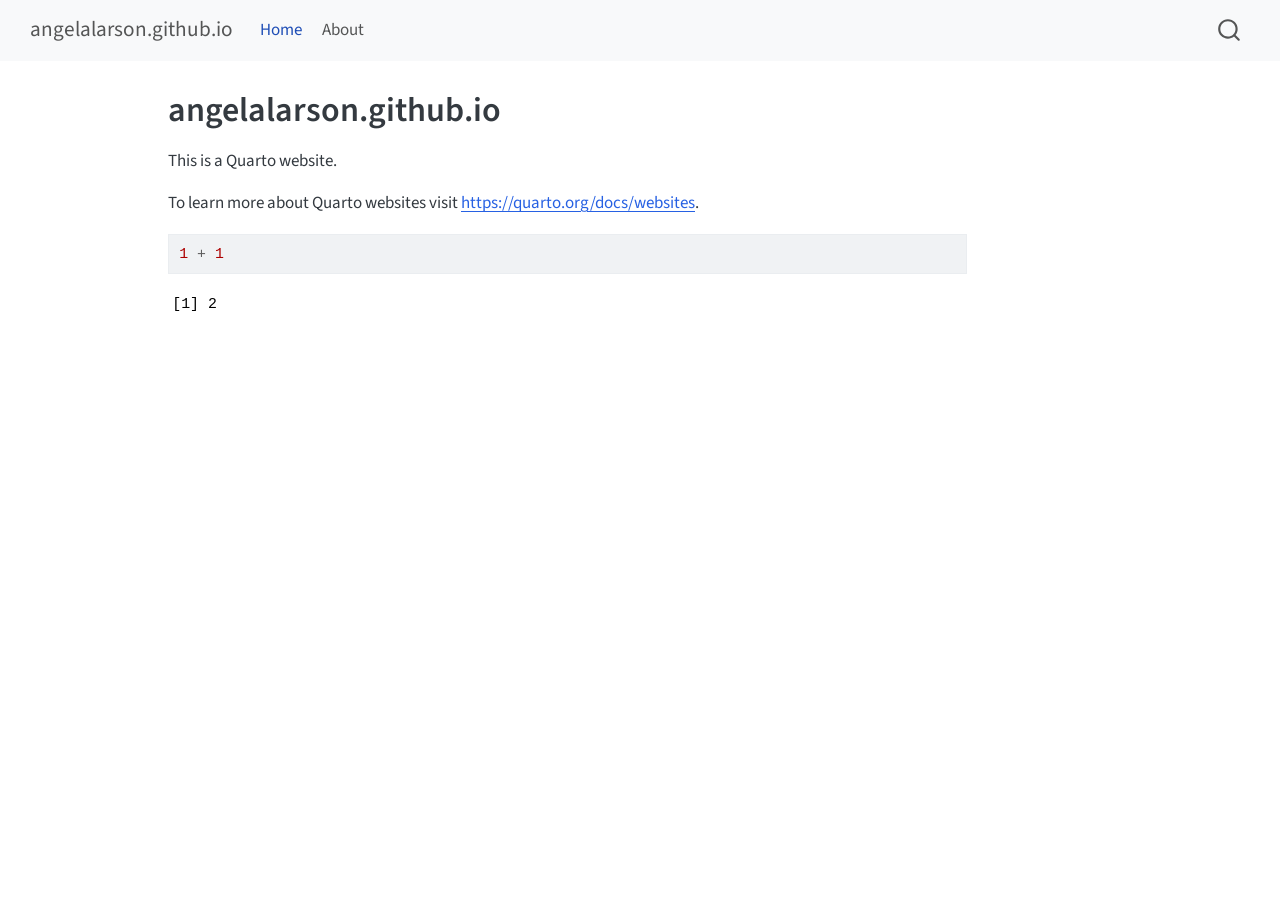
<file: _site/index.html>
<!DOCTYPE html>
<html xmlns="http://www.w3.org/1999/xhtml" lang="en" xml:lang="en"><head>

<meta charset="utf-8">
<meta name="generator" content="quarto-1.6.42">

<meta name="viewport" content="width=device-width, initial-scale=1.0, user-scalable=yes">


<title>angelalarson.github.io</title>
<style>
code{white-space: pre-wrap;}
span.smallcaps{font-variant: small-caps;}
div.columns{display: flex; gap: min(4vw, 1.5em);}
div.column{flex: auto; overflow-x: auto;}
div.hanging-indent{margin-left: 1.5em; text-indent: -1.5em;}
ul.task-list{list-style: none;}
ul.task-list li input[type="checkbox"] {
  width: 0.8em;
  margin: 0 0.8em 0.2em -1em; /* quarto-specific, see https://github.com/quarto-dev/quarto-cli/issues/4556 */ 
  vertical-align: middle;
}
/* CSS for syntax highlighting */
pre > code.sourceCode { white-space: pre; position: relative; }
pre > code.sourceCode > span { line-height: 1.25; }
pre > code.sourceCode > span:empty { height: 1.2em; }
.sourceCode { overflow: visible; }
code.sourceCode > span { color: inherit; text-decoration: inherit; }
div.sourceCode { margin: 1em 0; }
pre.sourceCode { margin: 0; }
@media screen {
div.sourceCode { overflow: auto; }
}
@media print {
pre > code.sourceCode { white-space: pre-wrap; }
pre > code.sourceCode > span { display: inline-block; text-indent: -5em; padding-left: 5em; }
}
pre.numberSource code
  { counter-reset: source-line 0; }
pre.numberSource code > span
  { position: relative; left: -4em; counter-increment: source-line; }
pre.numberSource code > span > a:first-child::before
  { content: counter(source-line);
    position: relative; left: -1em; text-align: right; vertical-align: baseline;
    border: none; display: inline-block;
    -webkit-touch-callout: none; -webkit-user-select: none;
    -khtml-user-select: none; -moz-user-select: none;
    -ms-user-select: none; user-select: none;
    padding: 0 4px; width: 4em;
  }
pre.numberSource { margin-left: 3em;  padding-left: 4px; }
div.sourceCode
  {   }
@media screen {
pre > code.sourceCode > span > a:first-child::before { text-decoration: underline; }
}
</style>


<script src="site_libs/quarto-nav/quarto-nav.js"></script>
<script src="site_libs/quarto-nav/headroom.min.js"></script>
<script src="site_libs/clipboard/clipboard.min.js"></script>
<script src="site_libs/quarto-search/autocomplete.umd.js"></script>
<script src="site_libs/quarto-search/fuse.min.js"></script>
<script src="site_libs/quarto-search/quarto-search.js"></script>
<meta name="quarto:offset" content="./">
<script src="site_libs/quarto-html/quarto.js"></script>
<script src="site_libs/quarto-html/popper.min.js"></script>
<script src="site_libs/quarto-html/tippy.umd.min.js"></script>
<script src="site_libs/quarto-html/anchor.min.js"></script>
<link href="site_libs/quarto-html/tippy.css" rel="stylesheet">
<link href="site_libs/quarto-html/quarto-syntax-highlighting-2f5df379a58b258e96c21c0638c20c03.css" rel="stylesheet" id="quarto-text-highlighting-styles">
<script src="site_libs/bootstrap/bootstrap.min.js"></script>
<link href="site_libs/bootstrap/bootstrap-icons.css" rel="stylesheet">
<link href="site_libs/bootstrap/bootstrap-6bd9cfa162949bde0a231f530c97869d.min.css" rel="stylesheet" append-hash="true" id="quarto-bootstrap" data-mode="light">
<script id="quarto-search-options" type="application/json">{
  "location": "navbar",
  "copy-button": false,
  "collapse-after": 3,
  "panel-placement": "end",
  "type": "overlay",
  "limit": 50,
  "keyboard-shortcut": [
    "f",
    "/",
    "s"
  ],
  "show-item-context": false,
  "language": {
    "search-no-results-text": "No results",
    "search-matching-documents-text": "matching documents",
    "search-copy-link-title": "Copy link to search",
    "search-hide-matches-text": "Hide additional matches",
    "search-more-match-text": "more match in this document",
    "search-more-matches-text": "more matches in this document",
    "search-clear-button-title": "Clear",
    "search-text-placeholder": "",
    "search-detached-cancel-button-title": "Cancel",
    "search-submit-button-title": "Submit",
    "search-label": "Search"
  }
}</script>


<link rel="stylesheet" href="styles.css">
</head>

<body class="nav-fixed">

<div id="quarto-search-results"></div>
  <header id="quarto-header" class="headroom fixed-top">
    <nav class="navbar navbar-expand-lg " data-bs-theme="dark">
      <div class="navbar-container container-fluid">
      <div class="navbar-brand-container mx-auto">
    <a class="navbar-brand" href="./index.html">
    <span class="navbar-title">angelalarson.github.io</span>
    </a>
  </div>
            <div id="quarto-search" class="" title="Search"></div>
          <button class="navbar-toggler" type="button" data-bs-toggle="collapse" data-bs-target="#navbarCollapse" aria-controls="navbarCollapse" role="menu" aria-expanded="false" aria-label="Toggle navigation" onclick="if (window.quartoToggleHeadroom) { window.quartoToggleHeadroom(); }">
  <span class="navbar-toggler-icon"></span>
</button>
          <div class="collapse navbar-collapse" id="navbarCollapse">
            <ul class="navbar-nav navbar-nav-scroll me-auto">
  <li class="nav-item">
    <a class="nav-link active" href="./index.html" aria-current="page"> 
<span class="menu-text">Home</span></a>
  </li>  
  <li class="nav-item">
    <a class="nav-link" href="./about.html"> 
<span class="menu-text">About</span></a>
  </li>  
</ul>
          </div> <!-- /navcollapse -->
            <div class="quarto-navbar-tools">
</div>
      </div> <!-- /container-fluid -->
    </nav>
</header>
<!-- content -->
<div id="quarto-content" class="quarto-container page-columns page-rows-contents page-layout-article page-navbar">
<!-- sidebar -->
<!-- margin-sidebar -->
    <div id="quarto-margin-sidebar" class="sidebar margin-sidebar zindex-bottom">
        
    </div>
<!-- main -->
<main class="content" id="quarto-document-content">

<header id="title-block-header" class="quarto-title-block default">
<div class="quarto-title">
<h1 class="title">angelalarson.github.io</h1>
</div>



<div class="quarto-title-meta">

    
  
    
  </div>
  


</header>


<p>This is a Quarto website.</p>
<p>To learn more about Quarto websites visit <a href="https://quarto.org/docs/websites" class="uri">https://quarto.org/docs/websites</a>.</p>
<div class="cell">
<div class="sourceCode cell-code" id="cb1"><pre class="sourceCode r code-with-copy"><code class="sourceCode r"><span id="cb1-1"><a href="#cb1-1" aria-hidden="true" tabindex="-1"></a><span class="dv">1</span> <span class="sc">+</span> <span class="dv">1</span></span></code><button title="Copy to Clipboard" class="code-copy-button"><i class="bi"></i></button></pre></div>
<div class="cell-output cell-output-stdout">
<pre><code>[1] 2</code></pre>
</div>
</div>



</main> <!-- /main -->
<script id="quarto-html-after-body" type="application/javascript">
window.document.addEventListener("DOMContentLoaded", function (event) {
  const toggleBodyColorMode = (bsSheetEl) => {
    const mode = bsSheetEl.getAttribute("data-mode");
    const bodyEl = window.document.querySelector("body");
    if (mode === "dark") {
      bodyEl.classList.add("quarto-dark");
      bodyEl.classList.remove("quarto-light");
    } else {
      bodyEl.classList.add("quarto-light");
      bodyEl.classList.remove("quarto-dark");
    }
  }
  const toggleBodyColorPrimary = () => {
    const bsSheetEl = window.document.querySelector("link#quarto-bootstrap");
    if (bsSheetEl) {
      toggleBodyColorMode(bsSheetEl);
    }
  }
  toggleBodyColorPrimary();  
  const icon = "";
  const anchorJS = new window.AnchorJS();
  anchorJS.options = {
    placement: 'right',
    icon: icon
  };
  anchorJS.add('.anchored');
  const isCodeAnnotation = (el) => {
    for (const clz of el.classList) {
      if (clz.startsWith('code-annotation-')) {                     
        return true;
      }
    }
    return false;
  }
  const onCopySuccess = function(e) {
    // button target
    const button = e.trigger;
    // don't keep focus
    button.blur();
    // flash "checked"
    button.classList.add('code-copy-button-checked');
    var currentTitle = button.getAttribute("title");
    button.setAttribute("title", "Copied!");
    let tooltip;
    if (window.bootstrap) {
      button.setAttribute("data-bs-toggle", "tooltip");
      button.setAttribute("data-bs-placement", "left");
      button.setAttribute("data-bs-title", "Copied!");
      tooltip = new bootstrap.Tooltip(button, 
        { trigger: "manual", 
          customClass: "code-copy-button-tooltip",
          offset: [0, -8]});
      tooltip.show();    
    }
    setTimeout(function() {
      if (tooltip) {
        tooltip.hide();
        button.removeAttribute("data-bs-title");
        button.removeAttribute("data-bs-toggle");
        button.removeAttribute("data-bs-placement");
      }
      button.setAttribute("title", currentTitle);
      button.classList.remove('code-copy-button-checked');
    }, 1000);
    // clear code selection
    e.clearSelection();
  }
  const getTextToCopy = function(trigger) {
      const codeEl = trigger.previousElementSibling.cloneNode(true);
      for (const childEl of codeEl.children) {
        if (isCodeAnnotation(childEl)) {
          childEl.remove();
        }
      }
      return codeEl.innerText;
  }
  const clipboard = new window.ClipboardJS('.code-copy-button:not([data-in-quarto-modal])', {
    text: getTextToCopy
  });
  clipboard.on('success', onCopySuccess);
  if (window.document.getElementById('quarto-embedded-source-code-modal')) {
    const clipboardModal = new window.ClipboardJS('.code-copy-button[data-in-quarto-modal]', {
      text: getTextToCopy,
      container: window.document.getElementById('quarto-embedded-source-code-modal')
    });
    clipboardModal.on('success', onCopySuccess);
  }
    var localhostRegex = new RegExp(/^(?:http|https):\/\/localhost\:?[0-9]*\//);
    var mailtoRegex = new RegExp(/^mailto:/);
      var filterRegex = new RegExp('/' + window.location.host + '/');
    var isInternal = (href) => {
        return filterRegex.test(href) || localhostRegex.test(href) || mailtoRegex.test(href);
    }
    // Inspect non-navigation links and adorn them if external
 	var links = window.document.querySelectorAll('a[href]:not(.nav-link):not(.navbar-brand):not(.toc-action):not(.sidebar-link):not(.sidebar-item-toggle):not(.pagination-link):not(.no-external):not([aria-hidden]):not(.dropdown-item):not(.quarto-navigation-tool):not(.about-link)');
    for (var i=0; i<links.length; i++) {
      const link = links[i];
      if (!isInternal(link.href)) {
        // undo the damage that might have been done by quarto-nav.js in the case of
        // links that we want to consider external
        if (link.dataset.originalHref !== undefined) {
          link.href = link.dataset.originalHref;
        }
      }
    }
  function tippyHover(el, contentFn, onTriggerFn, onUntriggerFn) {
    const config = {
      allowHTML: true,
      maxWidth: 500,
      delay: 100,
      arrow: false,
      appendTo: function(el) {
          return el.parentElement;
      },
      interactive: true,
      interactiveBorder: 10,
      theme: 'quarto',
      placement: 'bottom-start',
    };
    if (contentFn) {
      config.content = contentFn;
    }
    if (onTriggerFn) {
      config.onTrigger = onTriggerFn;
    }
    if (onUntriggerFn) {
      config.onUntrigger = onUntriggerFn;
    }
    window.tippy(el, config); 
  }
  const noterefs = window.document.querySelectorAll('a[role="doc-noteref"]');
  for (var i=0; i<noterefs.length; i++) {
    const ref = noterefs[i];
    tippyHover(ref, function() {
      // use id or data attribute instead here
      let href = ref.getAttribute('data-footnote-href') || ref.getAttribute('href');
      try { href = new URL(href).hash; } catch {}
      const id = href.replace(/^#\/?/, "");
      const note = window.document.getElementById(id);
      if (note) {
        return note.innerHTML;
      } else {
        return "";
      }
    });
  }
  const xrefs = window.document.querySelectorAll('a.quarto-xref');
  const processXRef = (id, note) => {
    // Strip column container classes
    const stripColumnClz = (el) => {
      el.classList.remove("page-full", "page-columns");
      if (el.children) {
        for (const child of el.children) {
          stripColumnClz(child);
        }
      }
    }
    stripColumnClz(note)
    if (id === null || id.startsWith('sec-')) {
      // Special case sections, only their first couple elements
      const container = document.createElement("div");
      if (note.children && note.children.length > 2) {
        container.appendChild(note.children[0].cloneNode(true));
        for (let i = 1; i < note.children.length; i++) {
          const child = note.children[i];
          if (child.tagName === "P" && child.innerText === "") {
            continue;
          } else {
            container.appendChild(child.cloneNode(true));
            break;
          }
        }
        if (window.Quarto?.typesetMath) {
          window.Quarto.typesetMath(container);
        }
        return container.innerHTML
      } else {
        if (window.Quarto?.typesetMath) {
          window.Quarto.typesetMath(note);
        }
        return note.innerHTML;
      }
    } else {
      // Remove any anchor links if they are present
      const anchorLink = note.querySelector('a.anchorjs-link');
      if (anchorLink) {
        anchorLink.remove();
      }
      if (window.Quarto?.typesetMath) {
        window.Quarto.typesetMath(note);
      }
      if (note.classList.contains("callout")) {
        return note.outerHTML;
      } else {
        return note.innerHTML;
      }
    }
  }
  for (var i=0; i<xrefs.length; i++) {
    const xref = xrefs[i];
    tippyHover(xref, undefined, function(instance) {
      instance.disable();
      let url = xref.getAttribute('href');
      let hash = undefined; 
      if (url.startsWith('#')) {
        hash = url;
      } else {
        try { hash = new URL(url).hash; } catch {}
      }
      if (hash) {
        const id = hash.replace(/^#\/?/, "");
        const note = window.document.getElementById(id);
        if (note !== null) {
          try {
            const html = processXRef(id, note.cloneNode(true));
            instance.setContent(html);
          } finally {
            instance.enable();
            instance.show();
          }
        } else {
          // See if we can fetch this
          fetch(url.split('#')[0])
          .then(res => res.text())
          .then(html => {
            const parser = new DOMParser();
            const htmlDoc = parser.parseFromString(html, "text/html");
            const note = htmlDoc.getElementById(id);
            if (note !== null) {
              const html = processXRef(id, note);
              instance.setContent(html);
            } 
          }).finally(() => {
            instance.enable();
            instance.show();
          });
        }
      } else {
        // See if we can fetch a full url (with no hash to target)
        // This is a special case and we should probably do some content thinning / targeting
        fetch(url)
        .then(res => res.text())
        .then(html => {
          const parser = new DOMParser();
          const htmlDoc = parser.parseFromString(html, "text/html");
          const note = htmlDoc.querySelector('main.content');
          if (note !== null) {
            // This should only happen for chapter cross references
            // (since there is no id in the URL)
            // remove the first header
            if (note.children.length > 0 && note.children[0].tagName === "HEADER") {
              note.children[0].remove();
            }
            const html = processXRef(null, note);
            instance.setContent(html);
          } 
        }).finally(() => {
          instance.enable();
          instance.show();
        });
      }
    }, function(instance) {
    });
  }
      let selectedAnnoteEl;
      const selectorForAnnotation = ( cell, annotation) => {
        let cellAttr = 'data-code-cell="' + cell + '"';
        let lineAttr = 'data-code-annotation="' +  annotation + '"';
        const selector = 'span[' + cellAttr + '][' + lineAttr + ']';
        return selector;
      }
      const selectCodeLines = (annoteEl) => {
        const doc = window.document;
        const targetCell = annoteEl.getAttribute("data-target-cell");
        const targetAnnotation = annoteEl.getAttribute("data-target-annotation");
        const annoteSpan = window.document.querySelector(selectorForAnnotation(targetCell, targetAnnotation));
        const lines = annoteSpan.getAttribute("data-code-lines").split(",");
        const lineIds = lines.map((line) => {
          return targetCell + "-" + line;
        })
        let top = null;
        let height = null;
        let parent = null;
        if (lineIds.length > 0) {
            //compute the position of the single el (top and bottom and make a div)
            const el = window.document.getElementById(lineIds[0]);
            top = el.offsetTop;
            height = el.offsetHeight;
            parent = el.parentElement.parentElement;
          if (lineIds.length > 1) {
            const lastEl = window.document.getElementById(lineIds[lineIds.length - 1]);
            const bottom = lastEl.offsetTop + lastEl.offsetHeight;
            height = bottom - top;
          }
          if (top !== null && height !== null && parent !== null) {
            // cook up a div (if necessary) and position it 
            let div = window.document.getElementById("code-annotation-line-highlight");
            if (div === null) {
              div = window.document.createElement("div");
              div.setAttribute("id", "code-annotation-line-highlight");
              div.style.position = 'absolute';
              parent.appendChild(div);
            }
            div.style.top = top - 2 + "px";
            div.style.height = height + 4 + "px";
            div.style.left = 0;
            let gutterDiv = window.document.getElementById("code-annotation-line-highlight-gutter");
            if (gutterDiv === null) {
              gutterDiv = window.document.createElement("div");
              gutterDiv.setAttribute("id", "code-annotation-line-highlight-gutter");
              gutterDiv.style.position = 'absolute';
              const codeCell = window.document.getElementById(targetCell);
              const gutter = codeCell.querySelector('.code-annotation-gutter');
              gutter.appendChild(gutterDiv);
            }
            gutterDiv.style.top = top - 2 + "px";
            gutterDiv.style.height = height + 4 + "px";
          }
          selectedAnnoteEl = annoteEl;
        }
      };
      const unselectCodeLines = () => {
        const elementsIds = ["code-annotation-line-highlight", "code-annotation-line-highlight-gutter"];
        elementsIds.forEach((elId) => {
          const div = window.document.getElementById(elId);
          if (div) {
            div.remove();
          }
        });
        selectedAnnoteEl = undefined;
      };
        // Handle positioning of the toggle
    window.addEventListener(
      "resize",
      throttle(() => {
        elRect = undefined;
        if (selectedAnnoteEl) {
          selectCodeLines(selectedAnnoteEl);
        }
      }, 10)
    );
    function throttle(fn, ms) {
    let throttle = false;
    let timer;
      return (...args) => {
        if(!throttle) { // first call gets through
            fn.apply(this, args);
            throttle = true;
        } else { // all the others get throttled
            if(timer) clearTimeout(timer); // cancel #2
            timer = setTimeout(() => {
              fn.apply(this, args);
              timer = throttle = false;
            }, ms);
        }
      };
    }
      // Attach click handler to the DT
      const annoteDls = window.document.querySelectorAll('dt[data-target-cell]');
      for (const annoteDlNode of annoteDls) {
        annoteDlNode.addEventListener('click', (event) => {
          const clickedEl = event.target;
          if (clickedEl !== selectedAnnoteEl) {
            unselectCodeLines();
            const activeEl = window.document.querySelector('dt[data-target-cell].code-annotation-active');
            if (activeEl) {
              activeEl.classList.remove('code-annotation-active');
            }
            selectCodeLines(clickedEl);
            clickedEl.classList.add('code-annotation-active');
          } else {
            // Unselect the line
            unselectCodeLines();
            clickedEl.classList.remove('code-annotation-active');
          }
        });
      }
  const findCites = (el) => {
    const parentEl = el.parentElement;
    if (parentEl) {
      const cites = parentEl.dataset.cites;
      if (cites) {
        return {
          el,
          cites: cites.split(' ')
        };
      } else {
        return findCites(el.parentElement)
      }
    } else {
      return undefined;
    }
  };
  var bibliorefs = window.document.querySelectorAll('a[role="doc-biblioref"]');
  for (var i=0; i<bibliorefs.length; i++) {
    const ref = bibliorefs[i];
    const citeInfo = findCites(ref);
    if (citeInfo) {
      tippyHover(citeInfo.el, function() {
        var popup = window.document.createElement('div');
        citeInfo.cites.forEach(function(cite) {
          var citeDiv = window.document.createElement('div');
          citeDiv.classList.add('hanging-indent');
          citeDiv.classList.add('csl-entry');
          var biblioDiv = window.document.getElementById('ref-' + cite);
          if (biblioDiv) {
            citeDiv.innerHTML = biblioDiv.innerHTML;
          }
          popup.appendChild(citeDiv);
        });
        return popup.innerHTML;
      });
    }
  }
});
</script>
</div> <!-- /content -->




</body></html>
</file>
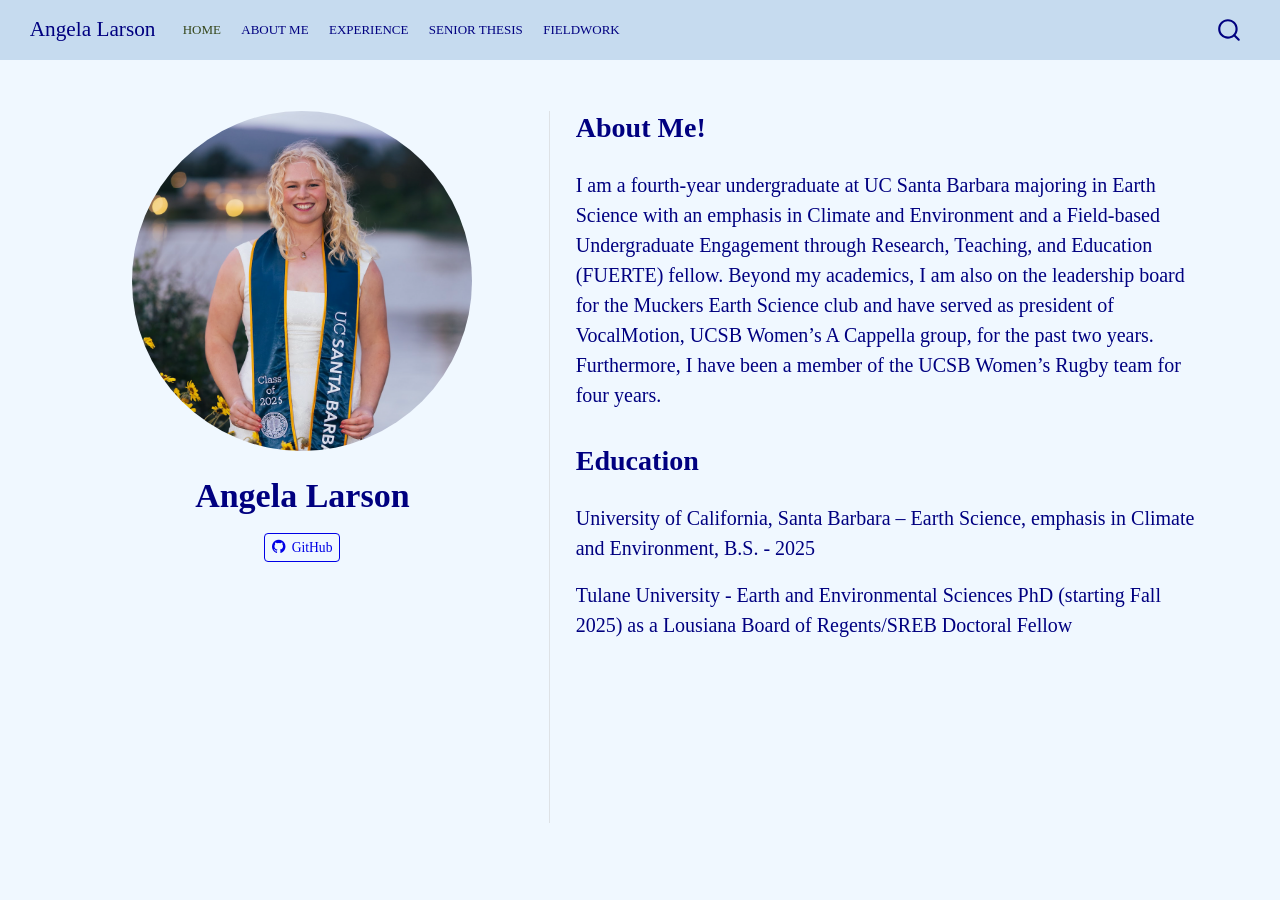
<file: docs/index.html>
<!DOCTYPE html>
<html xmlns="http://www.w3.org/1999/xhtml" lang="en" xml:lang="en"><head>

<meta charset="utf-8">
<meta name="generator" content="quarto-1.6.42">

<meta name="viewport" content="width=device-width, initial-scale=1.0, user-scalable=yes">


<title>Angela Larson</title>
<style>
code{white-space: pre-wrap;}
span.smallcaps{font-variant: small-caps;}
div.columns{display: flex; gap: min(4vw, 1.5em);}
div.column{flex: auto; overflow-x: auto;}
div.hanging-indent{margin-left: 1.5em; text-indent: -1.5em;}
ul.task-list{list-style: none;}
ul.task-list li input[type="checkbox"] {
  width: 0.8em;
  margin: 0 0.8em 0.2em -1em; /* quarto-specific, see https://github.com/quarto-dev/quarto-cli/issues/4556 */ 
  vertical-align: middle;
}
</style>


<script src="site_libs/quarto-nav/quarto-nav.js"></script>
<script src="site_libs/quarto-nav/headroom.min.js"></script>
<script src="site_libs/clipboard/clipboard.min.js"></script>
<script src="site_libs/quarto-search/autocomplete.umd.js"></script>
<script src="site_libs/quarto-search/fuse.min.js"></script>
<script src="site_libs/quarto-search/quarto-search.js"></script>
<meta name="quarto:offset" content="./">
<script src="site_libs/quarto-html/quarto.js"></script>
<script src="site_libs/quarto-html/popper.min.js"></script>
<script src="site_libs/quarto-html/tippy.umd.min.js"></script>
<link href="site_libs/quarto-html/tippy.css" rel="stylesheet">
<link href="site_libs/quarto-html/quarto-syntax-highlighting-2f5df379a58b258e96c21c0638c20c03.css" rel="stylesheet" id="quarto-text-highlighting-styles">
<script src="site_libs/bootstrap/bootstrap.min.js"></script>
<link href="site_libs/bootstrap/bootstrap-icons.css" rel="stylesheet">
<link href="site_libs/bootstrap/bootstrap-168d595d7cd47c99a2ab43d57f5fcf86.min.css" rel="stylesheet" append-hash="true" id="quarto-bootstrap" data-mode="light">
<script id="quarto-search-options" type="application/json">{
  "location": "navbar",
  "copy-button": false,
  "collapse-after": 3,
  "panel-placement": "end",
  "type": "overlay",
  "limit": 50,
  "keyboard-shortcut": [
    "f",
    "/",
    "s"
  ],
  "show-item-context": false,
  "language": {
    "search-no-results-text": "No results",
    "search-matching-documents-text": "matching documents",
    "search-copy-link-title": "Copy link to search",
    "search-hide-matches-text": "Hide additional matches",
    "search-more-match-text": "more match in this document",
    "search-more-matches-text": "more matches in this document",
    "search-clear-button-title": "Clear",
    "search-text-placeholder": "",
    "search-detached-cancel-button-title": "Cancel",
    "search-submit-button-title": "Submit",
    "search-label": "Search"
  }
}</script>


</head>

<body class="nav-fixed">

<div id="quarto-search-results"></div>
  <header id="quarto-header" class="headroom fixed-top">
    <nav class="navbar navbar-expand-lg " data-bs-theme="dark">
      <div class="navbar-container container-fluid">
      <div class="navbar-brand-container mx-auto">
    <a class="navbar-brand" href="./index.html">
    <span class="navbar-title">Angela Larson</span>
    </a>
  </div>
            <div id="quarto-search" class="" title="Search"></div>
          <button class="navbar-toggler" type="button" data-bs-toggle="collapse" data-bs-target="#navbarCollapse" aria-controls="navbarCollapse" role="menu" aria-expanded="false" aria-label="Toggle navigation" onclick="if (window.quartoToggleHeadroom) { window.quartoToggleHeadroom(); }">
  <span class="navbar-toggler-icon"></span>
</button>
          <div class="collapse navbar-collapse" id="navbarCollapse">
            <ul class="navbar-nav navbar-nav-scroll me-auto">
  <li class="nav-item">
    <a class="nav-link active" href="./index.html" aria-current="page"> 
<span class="menu-text">Home</span></a>
  </li>  
  <li class="nav-item">
    <a class="nav-link" href="./about.html"> 
<span class="menu-text">About Me</span></a>
  </li>  
  <li class="nav-item">
    <a class="nav-link" href="./csv.html"> 
<span class="menu-text">Experience</span></a>
  </li>  
  <li class="nav-item">
    <a class="nav-link" href="./Projects.html"> 
<span class="menu-text">Senior Thesis</span></a>
  </li>  
  <li class="nav-item">
    <a class="nav-link" href="./Rugby.html"> 
<span class="menu-text">Fieldwork</span></a>
  </li>  
</ul>
          </div> <!-- /navcollapse -->
            <div class="quarto-navbar-tools">
</div>
      </div> <!-- /container-fluid -->
    </nav>
</header>
<!-- content -->
<div id="quarto-content" class="quarto-container page-columns page-rows-contents page-layout-full page-navbar">
<!-- sidebar -->
<!-- margin-sidebar -->
    
<!-- main -->
<div class="quarto-about-trestles column-page">
  <div class="about-entity">
    <img src="images/front.image.png" class="about-image
  round " style="height: 20em; width: 20em;">
<header id="title-block-header" class="quarto-title-block default">
<div class="quarto-title">
<h1 class="title">Angela Larson</h1>
</div>
<div class="quarto-title-meta column-page">
  </div>
</header>
    <div class="about-links">
  <a href="https://github.com/angelalarson" class="about-link" rel="" target="_blank">
    <i class="bi bi-github"></i>
     <span class="about-link-text">GitHub</span>
  </a>
</div>
  </div>
  <div class="about-contents"><main class="content column-page" id="quarto-document-content">
<section id="about-me" class="level2">
<h2 data-anchor-id="about-me">About Me!</h2>
<p>I am a fourth-year undergraduate at UC Santa Barbara majoring in Earth Science with an emphasis in Climate and Environment and a Field-based Undergraduate Engagement through Research, Teaching, and Education (FUERTE) fellow. Beyond my academics, I am also on the leadership board for the Muckers Earth Science club and have served as president of VocalMotion, UCSB Women’s A Cappella group, for the past two years. Furthermore, I have been a member of the UCSB Women’s Rugby team for four years.</p>
</section>
<section id="education" class="level2">
<h2 data-anchor-id="education">Education</h2>
<p>University of California, Santa Barbara – Earth Science, emphasis in Climate and Environment, B.S. - 2025</p>
<p>Tulane University - Earth and Environmental Sciences PhD (starting Fall 2025) as a Lousiana Board of Regents/SREB Doctoral Fellow</p>


</section>
</main></div>
</div>
 <!-- /main -->
<script id="quarto-html-after-body" type="application/javascript">
window.document.addEventListener("DOMContentLoaded", function (event) {
  const toggleBodyColorMode = (bsSheetEl) => {
    const mode = bsSheetEl.getAttribute("data-mode");
    const bodyEl = window.document.querySelector("body");
    if (mode === "dark") {
      bodyEl.classList.add("quarto-dark");
      bodyEl.classList.remove("quarto-light");
    } else {
      bodyEl.classList.add("quarto-light");
      bodyEl.classList.remove("quarto-dark");
    }
  }
  const toggleBodyColorPrimary = () => {
    const bsSheetEl = window.document.querySelector("link#quarto-bootstrap");
    if (bsSheetEl) {
      toggleBodyColorMode(bsSheetEl);
    }
  }
  toggleBodyColorPrimary();  
  const isCodeAnnotation = (el) => {
    for (const clz of el.classList) {
      if (clz.startsWith('code-annotation-')) {                     
        return true;
      }
    }
    return false;
  }
  const onCopySuccess = function(e) {
    // button target
    const button = e.trigger;
    // don't keep focus
    button.blur();
    // flash "checked"
    button.classList.add('code-copy-button-checked');
    var currentTitle = button.getAttribute("title");
    button.setAttribute("title", "Copied!");
    let tooltip;
    if (window.bootstrap) {
      button.setAttribute("data-bs-toggle", "tooltip");
      button.setAttribute("data-bs-placement", "left");
      button.setAttribute("data-bs-title", "Copied!");
      tooltip = new bootstrap.Tooltip(button, 
        { trigger: "manual", 
          customClass: "code-copy-button-tooltip",
          offset: [0, -8]});
      tooltip.show();    
    }
    setTimeout(function() {
      if (tooltip) {
        tooltip.hide();
        button.removeAttribute("data-bs-title");
        button.removeAttribute("data-bs-toggle");
        button.removeAttribute("data-bs-placement");
      }
      button.setAttribute("title", currentTitle);
      button.classList.remove('code-copy-button-checked');
    }, 1000);
    // clear code selection
    e.clearSelection();
  }
  const getTextToCopy = function(trigger) {
      const codeEl = trigger.previousElementSibling.cloneNode(true);
      for (const childEl of codeEl.children) {
        if (isCodeAnnotation(childEl)) {
          childEl.remove();
        }
      }
      return codeEl.innerText;
  }
  const clipboard = new window.ClipboardJS('.code-copy-button:not([data-in-quarto-modal])', {
    text: getTextToCopy
  });
  clipboard.on('success', onCopySuccess);
  if (window.document.getElementById('quarto-embedded-source-code-modal')) {
    const clipboardModal = new window.ClipboardJS('.code-copy-button[data-in-quarto-modal]', {
      text: getTextToCopy,
      container: window.document.getElementById('quarto-embedded-source-code-modal')
    });
    clipboardModal.on('success', onCopySuccess);
  }
    var localhostRegex = new RegExp(/^(?:http|https):\/\/localhost\:?[0-9]*\//);
    var mailtoRegex = new RegExp(/^mailto:/);
      var filterRegex = new RegExp('/' + window.location.host + '/');
    var isInternal = (href) => {
        return filterRegex.test(href) || localhostRegex.test(href) || mailtoRegex.test(href);
    }
    // Inspect non-navigation links and adorn them if external
 	var links = window.document.querySelectorAll('a[href]:not(.nav-link):not(.navbar-brand):not(.toc-action):not(.sidebar-link):not(.sidebar-item-toggle):not(.pagination-link):not(.no-external):not([aria-hidden]):not(.dropdown-item):not(.quarto-navigation-tool):not(.about-link)');
    for (var i=0; i<links.length; i++) {
      const link = links[i];
      if (!isInternal(link.href)) {
        // undo the damage that might have been done by quarto-nav.js in the case of
        // links that we want to consider external
        if (link.dataset.originalHref !== undefined) {
          link.href = link.dataset.originalHref;
        }
      }
    }
  function tippyHover(el, contentFn, onTriggerFn, onUntriggerFn) {
    const config = {
      allowHTML: true,
      maxWidth: 500,
      delay: 100,
      arrow: false,
      appendTo: function(el) {
          return el.parentElement;
      },
      interactive: true,
      interactiveBorder: 10,
      theme: 'quarto',
      placement: 'bottom-start',
    };
    if (contentFn) {
      config.content = contentFn;
    }
    if (onTriggerFn) {
      config.onTrigger = onTriggerFn;
    }
    if (onUntriggerFn) {
      config.onUntrigger = onUntriggerFn;
    }
    window.tippy(el, config); 
  }
  const noterefs = window.document.querySelectorAll('a[role="doc-noteref"]');
  for (var i=0; i<noterefs.length; i++) {
    const ref = noterefs[i];
    tippyHover(ref, function() {
      // use id or data attribute instead here
      let href = ref.getAttribute('data-footnote-href') || ref.getAttribute('href');
      try { href = new URL(href).hash; } catch {}
      const id = href.replace(/^#\/?/, "");
      const note = window.document.getElementById(id);
      if (note) {
        return note.innerHTML;
      } else {
        return "";
      }
    });
  }
  const xrefs = window.document.querySelectorAll('a.quarto-xref');
  const processXRef = (id, note) => {
    // Strip column container classes
    const stripColumnClz = (el) => {
      el.classList.remove("page-full", "page-columns");
      if (el.children) {
        for (const child of el.children) {
          stripColumnClz(child);
        }
      }
    }
    stripColumnClz(note)
    if (id === null || id.startsWith('sec-')) {
      // Special case sections, only their first couple elements
      const container = document.createElement("div");
      if (note.children && note.children.length > 2) {
        container.appendChild(note.children[0].cloneNode(true));
        for (let i = 1; i < note.children.length; i++) {
          const child = note.children[i];
          if (child.tagName === "P" && child.innerText === "") {
            continue;
          } else {
            container.appendChild(child.cloneNode(true));
            break;
          }
        }
        if (window.Quarto?.typesetMath) {
          window.Quarto.typesetMath(container);
        }
        return container.innerHTML
      } else {
        if (window.Quarto?.typesetMath) {
          window.Quarto.typesetMath(note);
        }
        return note.innerHTML;
      }
    } else {
      // Remove any anchor links if they are present
      const anchorLink = note.querySelector('a.anchorjs-link');
      if (anchorLink) {
        anchorLink.remove();
      }
      if (window.Quarto?.typesetMath) {
        window.Quarto.typesetMath(note);
      }
      if (note.classList.contains("callout")) {
        return note.outerHTML;
      } else {
        return note.innerHTML;
      }
    }
  }
  for (var i=0; i<xrefs.length; i++) {
    const xref = xrefs[i];
    tippyHover(xref, undefined, function(instance) {
      instance.disable();
      let url = xref.getAttribute('href');
      let hash = undefined; 
      if (url.startsWith('#')) {
        hash = url;
      } else {
        try { hash = new URL(url).hash; } catch {}
      }
      if (hash) {
        const id = hash.replace(/^#\/?/, "");
        const note = window.document.getElementById(id);
        if (note !== null) {
          try {
            const html = processXRef(id, note.cloneNode(true));
            instance.setContent(html);
          } finally {
            instance.enable();
            instance.show();
          }
        } else {
          // See if we can fetch this
          fetch(url.split('#')[0])
          .then(res => res.text())
          .then(html => {
            const parser = new DOMParser();
            const htmlDoc = parser.parseFromString(html, "text/html");
            const note = htmlDoc.getElementById(id);
            if (note !== null) {
              const html = processXRef(id, note);
              instance.setContent(html);
            } 
          }).finally(() => {
            instance.enable();
            instance.show();
          });
        }
      } else {
        // See if we can fetch a full url (with no hash to target)
        // This is a special case and we should probably do some content thinning / targeting
        fetch(url)
        .then(res => res.text())
        .then(html => {
          const parser = new DOMParser();
          const htmlDoc = parser.parseFromString(html, "text/html");
          const note = htmlDoc.querySelector('main.content');
          if (note !== null) {
            // This should only happen for chapter cross references
            // (since there is no id in the URL)
            // remove the first header
            if (note.children.length > 0 && note.children[0].tagName === "HEADER") {
              note.children[0].remove();
            }
            const html = processXRef(null, note);
            instance.setContent(html);
          } 
        }).finally(() => {
          instance.enable();
          instance.show();
        });
      }
    }, function(instance) {
    });
  }
      let selectedAnnoteEl;
      const selectorForAnnotation = ( cell, annotation) => {
        let cellAttr = 'data-code-cell="' + cell + '"';
        let lineAttr = 'data-code-annotation="' +  annotation + '"';
        const selector = 'span[' + cellAttr + '][' + lineAttr + ']';
        return selector;
      }
      const selectCodeLines = (annoteEl) => {
        const doc = window.document;
        const targetCell = annoteEl.getAttribute("data-target-cell");
        const targetAnnotation = annoteEl.getAttribute("data-target-annotation");
        const annoteSpan = window.document.querySelector(selectorForAnnotation(targetCell, targetAnnotation));
        const lines = annoteSpan.getAttribute("data-code-lines").split(",");
        const lineIds = lines.map((line) => {
          return targetCell + "-" + line;
        })
        let top = null;
        let height = null;
        let parent = null;
        if (lineIds.length > 0) {
            //compute the position of the single el (top and bottom and make a div)
            const el = window.document.getElementById(lineIds[0]);
            top = el.offsetTop;
            height = el.offsetHeight;
            parent = el.parentElement.parentElement;
          if (lineIds.length > 1) {
            const lastEl = window.document.getElementById(lineIds[lineIds.length - 1]);
            const bottom = lastEl.offsetTop + lastEl.offsetHeight;
            height = bottom - top;
          }
          if (top !== null && height !== null && parent !== null) {
            // cook up a div (if necessary) and position it 
            let div = window.document.getElementById("code-annotation-line-highlight");
            if (div === null) {
              div = window.document.createElement("div");
              div.setAttribute("id", "code-annotation-line-highlight");
              div.style.position = 'absolute';
              parent.appendChild(div);
            }
            div.style.top = top - 2 + "px";
            div.style.height = height + 4 + "px";
            div.style.left = 0;
            let gutterDiv = window.document.getElementById("code-annotation-line-highlight-gutter");
            if (gutterDiv === null) {
              gutterDiv = window.document.createElement("div");
              gutterDiv.setAttribute("id", "code-annotation-line-highlight-gutter");
              gutterDiv.style.position = 'absolute';
              const codeCell = window.document.getElementById(targetCell);
              const gutter = codeCell.querySelector('.code-annotation-gutter');
              gutter.appendChild(gutterDiv);
            }
            gutterDiv.style.top = top - 2 + "px";
            gutterDiv.style.height = height + 4 + "px";
          }
          selectedAnnoteEl = annoteEl;
        }
      };
      const unselectCodeLines = () => {
        const elementsIds = ["code-annotation-line-highlight", "code-annotation-line-highlight-gutter"];
        elementsIds.forEach((elId) => {
          const div = window.document.getElementById(elId);
          if (div) {
            div.remove();
          }
        });
        selectedAnnoteEl = undefined;
      };
        // Handle positioning of the toggle
    window.addEventListener(
      "resize",
      throttle(() => {
        elRect = undefined;
        if (selectedAnnoteEl) {
          selectCodeLines(selectedAnnoteEl);
        }
      }, 10)
    );
    function throttle(fn, ms) {
    let throttle = false;
    let timer;
      return (...args) => {
        if(!throttle) { // first call gets through
            fn.apply(this, args);
            throttle = true;
        } else { // all the others get throttled
            if(timer) clearTimeout(timer); // cancel #2
            timer = setTimeout(() => {
              fn.apply(this, args);
              timer = throttle = false;
            }, ms);
        }
      };
    }
      // Attach click handler to the DT
      const annoteDls = window.document.querySelectorAll('dt[data-target-cell]');
      for (const annoteDlNode of annoteDls) {
        annoteDlNode.addEventListener('click', (event) => {
          const clickedEl = event.target;
          if (clickedEl !== selectedAnnoteEl) {
            unselectCodeLines();
            const activeEl = window.document.querySelector('dt[data-target-cell].code-annotation-active');
            if (activeEl) {
              activeEl.classList.remove('code-annotation-active');
            }
            selectCodeLines(clickedEl);
            clickedEl.classList.add('code-annotation-active');
          } else {
            // Unselect the line
            unselectCodeLines();
            clickedEl.classList.remove('code-annotation-active');
          }
        });
      }
  const findCites = (el) => {
    const parentEl = el.parentElement;
    if (parentEl) {
      const cites = parentEl.dataset.cites;
      if (cites) {
        return {
          el,
          cites: cites.split(' ')
        };
      } else {
        return findCites(el.parentElement)
      }
    } else {
      return undefined;
    }
  };
  var bibliorefs = window.document.querySelectorAll('a[role="doc-biblioref"]');
  for (var i=0; i<bibliorefs.length; i++) {
    const ref = bibliorefs[i];
    const citeInfo = findCites(ref);
    if (citeInfo) {
      tippyHover(citeInfo.el, function() {
        var popup = window.document.createElement('div');
        citeInfo.cites.forEach(function(cite) {
          var citeDiv = window.document.createElement('div');
          citeDiv.classList.add('hanging-indent');
          citeDiv.classList.add('csl-entry');
          var biblioDiv = window.document.getElementById('ref-' + cite);
          if (biblioDiv) {
            citeDiv.innerHTML = biblioDiv.innerHTML;
          }
          popup.appendChild(citeDiv);
        });
        return popup.innerHTML;
      });
    }
  }
});
</script>
</div> <!-- /content -->




</body></html>
</file>
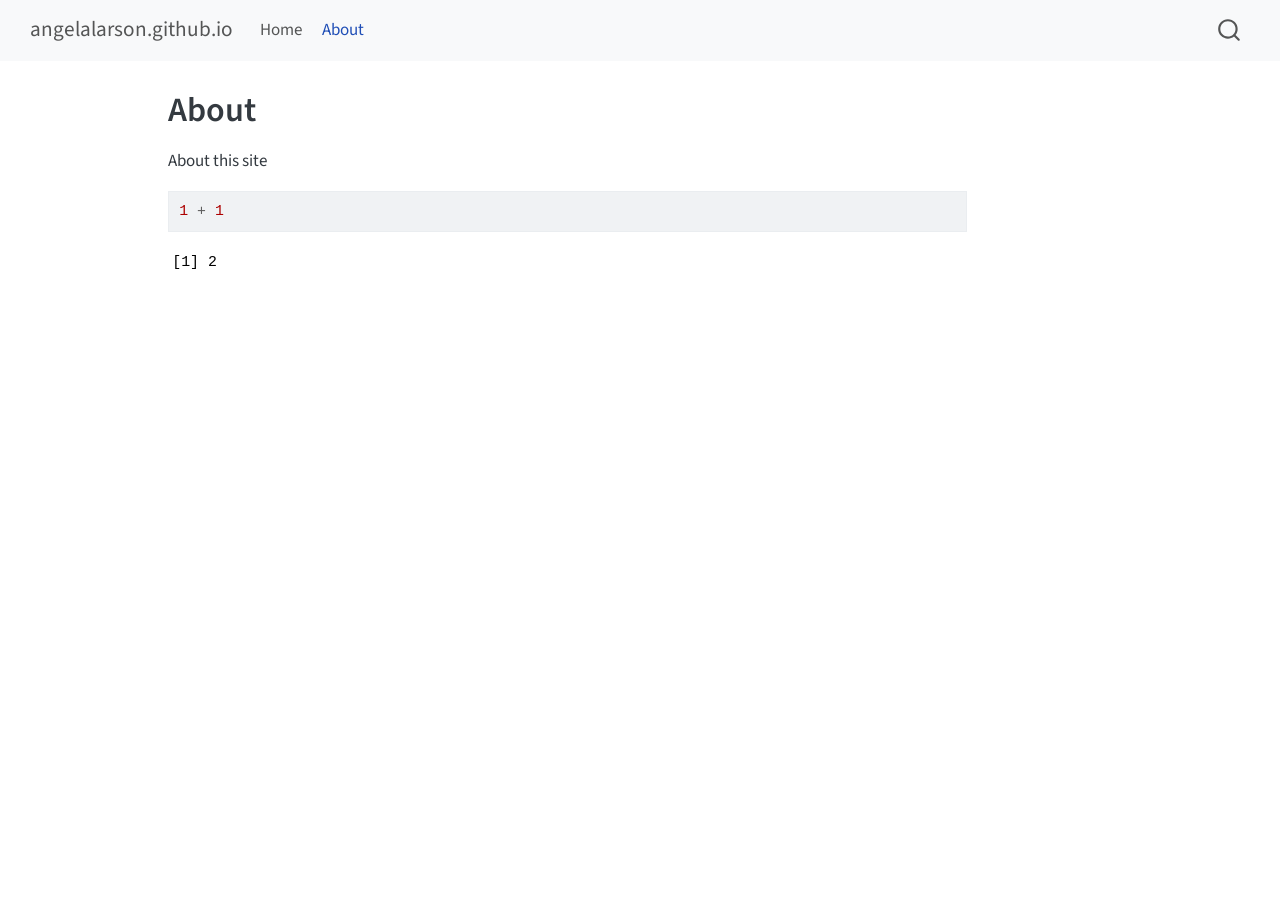
<file: _site/about.html>
<!DOCTYPE html>
<html xmlns="http://www.w3.org/1999/xhtml" lang="en" xml:lang="en"><head>

<meta charset="utf-8">
<meta name="generator" content="quarto-1.6.42">

<meta name="viewport" content="width=device-width, initial-scale=1.0, user-scalable=yes">


<title>About – angelalarson.github.io</title>
<style>
code{white-space: pre-wrap;}
span.smallcaps{font-variant: small-caps;}
div.columns{display: flex; gap: min(4vw, 1.5em);}
div.column{flex: auto; overflow-x: auto;}
div.hanging-indent{margin-left: 1.5em; text-indent: -1.5em;}
ul.task-list{list-style: none;}
ul.task-list li input[type="checkbox"] {
  width: 0.8em;
  margin: 0 0.8em 0.2em -1em; /* quarto-specific, see https://github.com/quarto-dev/quarto-cli/issues/4556 */ 
  vertical-align: middle;
}
/* CSS for syntax highlighting */
pre > code.sourceCode { white-space: pre; position: relative; }
pre > code.sourceCode > span { line-height: 1.25; }
pre > code.sourceCode > span:empty { height: 1.2em; }
.sourceCode { overflow: visible; }
code.sourceCode > span { color: inherit; text-decoration: inherit; }
div.sourceCode { margin: 1em 0; }
pre.sourceCode { margin: 0; }
@media screen {
div.sourceCode { overflow: auto; }
}
@media print {
pre > code.sourceCode { white-space: pre-wrap; }
pre > code.sourceCode > span { display: inline-block; text-indent: -5em; padding-left: 5em; }
}
pre.numberSource code
  { counter-reset: source-line 0; }
pre.numberSource code > span
  { position: relative; left: -4em; counter-increment: source-line; }
pre.numberSource code > span > a:first-child::before
  { content: counter(source-line);
    position: relative; left: -1em; text-align: right; vertical-align: baseline;
    border: none; display: inline-block;
    -webkit-touch-callout: none; -webkit-user-select: none;
    -khtml-user-select: none; -moz-user-select: none;
    -ms-user-select: none; user-select: none;
    padding: 0 4px; width: 4em;
  }
pre.numberSource { margin-left: 3em;  padding-left: 4px; }
div.sourceCode
  {   }
@media screen {
pre > code.sourceCode > span > a:first-child::before { text-decoration: underline; }
}
</style>


<script src="site_libs/quarto-nav/quarto-nav.js"></script>
<script src="site_libs/quarto-nav/headroom.min.js"></script>
<script src="site_libs/clipboard/clipboard.min.js"></script>
<script src="site_libs/quarto-search/autocomplete.umd.js"></script>
<script src="site_libs/quarto-search/fuse.min.js"></script>
<script src="site_libs/quarto-search/quarto-search.js"></script>
<meta name="quarto:offset" content="./">
<script src="site_libs/quarto-html/quarto.js"></script>
<script src="site_libs/quarto-html/popper.min.js"></script>
<script src="site_libs/quarto-html/tippy.umd.min.js"></script>
<script src="site_libs/quarto-html/anchor.min.js"></script>
<link href="site_libs/quarto-html/tippy.css" rel="stylesheet">
<link href="site_libs/quarto-html/quarto-syntax-highlighting-2f5df379a58b258e96c21c0638c20c03.css" rel="stylesheet" id="quarto-text-highlighting-styles">
<script src="site_libs/bootstrap/bootstrap.min.js"></script>
<link href="site_libs/bootstrap/bootstrap-icons.css" rel="stylesheet">
<link href="site_libs/bootstrap/bootstrap-6bd9cfa162949bde0a231f530c97869d.min.css" rel="stylesheet" append-hash="true" id="quarto-bootstrap" data-mode="light">
<script id="quarto-search-options" type="application/json">{
  "location": "navbar",
  "copy-button": false,
  "collapse-after": 3,
  "panel-placement": "end",
  "type": "overlay",
  "limit": 50,
  "keyboard-shortcut": [
    "f",
    "/",
    "s"
  ],
  "show-item-context": false,
  "language": {
    "search-no-results-text": "No results",
    "search-matching-documents-text": "matching documents",
    "search-copy-link-title": "Copy link to search",
    "search-hide-matches-text": "Hide additional matches",
    "search-more-match-text": "more match in this document",
    "search-more-matches-text": "more matches in this document",
    "search-clear-button-title": "Clear",
    "search-text-placeholder": "",
    "search-detached-cancel-button-title": "Cancel",
    "search-submit-button-title": "Submit",
    "search-label": "Search"
  }
}</script>


<link rel="stylesheet" href="styles.css">
</head>

<body class="nav-fixed">

<div id="quarto-search-results"></div>
  <header id="quarto-header" class="headroom fixed-top">
    <nav class="navbar navbar-expand-lg " data-bs-theme="dark">
      <div class="navbar-container container-fluid">
      <div class="navbar-brand-container mx-auto">
    <a class="navbar-brand" href="./index.html">
    <span class="navbar-title">angelalarson.github.io</span>
    </a>
  </div>
            <div id="quarto-search" class="" title="Search"></div>
          <button class="navbar-toggler" type="button" data-bs-toggle="collapse" data-bs-target="#navbarCollapse" aria-controls="navbarCollapse" role="menu" aria-expanded="false" aria-label="Toggle navigation" onclick="if (window.quartoToggleHeadroom) { window.quartoToggleHeadroom(); }">
  <span class="navbar-toggler-icon"></span>
</button>
          <div class="collapse navbar-collapse" id="navbarCollapse">
            <ul class="navbar-nav navbar-nav-scroll me-auto">
  <li class="nav-item">
    <a class="nav-link" href="./index.html"> 
<span class="menu-text">Home</span></a>
  </li>  
  <li class="nav-item">
    <a class="nav-link active" href="./about.html" aria-current="page"> 
<span class="menu-text">About</span></a>
  </li>  
</ul>
          </div> <!-- /navcollapse -->
            <div class="quarto-navbar-tools">
</div>
      </div> <!-- /container-fluid -->
    </nav>
</header>
<!-- content -->
<div id="quarto-content" class="quarto-container page-columns page-rows-contents page-layout-article page-navbar">
<!-- sidebar -->
<!-- margin-sidebar -->
    <div id="quarto-margin-sidebar" class="sidebar margin-sidebar zindex-bottom">
        
    </div>
<!-- main -->
<main class="content" id="quarto-document-content">

<header id="title-block-header" class="quarto-title-block default">
<div class="quarto-title">
<h1 class="title">About</h1>
</div>



<div class="quarto-title-meta">

    
  
    
  </div>
  


</header>


<p>About this site</p>
<div class="cell">
<div class="sourceCode cell-code" id="cb1"><pre class="sourceCode r code-with-copy"><code class="sourceCode r"><span id="cb1-1"><a href="#cb1-1" aria-hidden="true" tabindex="-1"></a><span class="dv">1</span> <span class="sc">+</span> <span class="dv">1</span></span></code><button title="Copy to Clipboard" class="code-copy-button"><i class="bi"></i></button></pre></div>
<div class="cell-output cell-output-stdout">
<pre><code>[1] 2</code></pre>
</div>
</div>



</main> <!-- /main -->
<script id="quarto-html-after-body" type="application/javascript">
window.document.addEventListener("DOMContentLoaded", function (event) {
  const toggleBodyColorMode = (bsSheetEl) => {
    const mode = bsSheetEl.getAttribute("data-mode");
    const bodyEl = window.document.querySelector("body");
    if (mode === "dark") {
      bodyEl.classList.add("quarto-dark");
      bodyEl.classList.remove("quarto-light");
    } else {
      bodyEl.classList.add("quarto-light");
      bodyEl.classList.remove("quarto-dark");
    }
  }
  const toggleBodyColorPrimary = () => {
    const bsSheetEl = window.document.querySelector("link#quarto-bootstrap");
    if (bsSheetEl) {
      toggleBodyColorMode(bsSheetEl);
    }
  }
  toggleBodyColorPrimary();  
  const icon = "";
  const anchorJS = new window.AnchorJS();
  anchorJS.options = {
    placement: 'right',
    icon: icon
  };
  anchorJS.add('.anchored');
  const isCodeAnnotation = (el) => {
    for (const clz of el.classList) {
      if (clz.startsWith('code-annotation-')) {                     
        return true;
      }
    }
    return false;
  }
  const onCopySuccess = function(e) {
    // button target
    const button = e.trigger;
    // don't keep focus
    button.blur();
    // flash "checked"
    button.classList.add('code-copy-button-checked');
    var currentTitle = button.getAttribute("title");
    button.setAttribute("title", "Copied!");
    let tooltip;
    if (window.bootstrap) {
      button.setAttribute("data-bs-toggle", "tooltip");
      button.setAttribute("data-bs-placement", "left");
      button.setAttribute("data-bs-title", "Copied!");
      tooltip = new bootstrap.Tooltip(button, 
        { trigger: "manual", 
          customClass: "code-copy-button-tooltip",
          offset: [0, -8]});
      tooltip.show();    
    }
    setTimeout(function() {
      if (tooltip) {
        tooltip.hide();
        button.removeAttribute("data-bs-title");
        button.removeAttribute("data-bs-toggle");
        button.removeAttribute("data-bs-placement");
      }
      button.setAttribute("title", currentTitle);
      button.classList.remove('code-copy-button-checked');
    }, 1000);
    // clear code selection
    e.clearSelection();
  }
  const getTextToCopy = function(trigger) {
      const codeEl = trigger.previousElementSibling.cloneNode(true);
      for (const childEl of codeEl.children) {
        if (isCodeAnnotation(childEl)) {
          childEl.remove();
        }
      }
      return codeEl.innerText;
  }
  const clipboard = new window.ClipboardJS('.code-copy-button:not([data-in-quarto-modal])', {
    text: getTextToCopy
  });
  clipboard.on('success', onCopySuccess);
  if (window.document.getElementById('quarto-embedded-source-code-modal')) {
    const clipboardModal = new window.ClipboardJS('.code-copy-button[data-in-quarto-modal]', {
      text: getTextToCopy,
      container: window.document.getElementById('quarto-embedded-source-code-modal')
    });
    clipboardModal.on('success', onCopySuccess);
  }
    var localhostRegex = new RegExp(/^(?:http|https):\/\/localhost\:?[0-9]*\//);
    var mailtoRegex = new RegExp(/^mailto:/);
      var filterRegex = new RegExp('/' + window.location.host + '/');
    var isInternal = (href) => {
        return filterRegex.test(href) || localhostRegex.test(href) || mailtoRegex.test(href);
    }
    // Inspect non-navigation links and adorn them if external
 	var links = window.document.querySelectorAll('a[href]:not(.nav-link):not(.navbar-brand):not(.toc-action):not(.sidebar-link):not(.sidebar-item-toggle):not(.pagination-link):not(.no-external):not([aria-hidden]):not(.dropdown-item):not(.quarto-navigation-tool):not(.about-link)');
    for (var i=0; i<links.length; i++) {
      const link = links[i];
      if (!isInternal(link.href)) {
        // undo the damage that might have been done by quarto-nav.js in the case of
        // links that we want to consider external
        if (link.dataset.originalHref !== undefined) {
          link.href = link.dataset.originalHref;
        }
      }
    }
  function tippyHover(el, contentFn, onTriggerFn, onUntriggerFn) {
    const config = {
      allowHTML: true,
      maxWidth: 500,
      delay: 100,
      arrow: false,
      appendTo: function(el) {
          return el.parentElement;
      },
      interactive: true,
      interactiveBorder: 10,
      theme: 'quarto',
      placement: 'bottom-start',
    };
    if (contentFn) {
      config.content = contentFn;
    }
    if (onTriggerFn) {
      config.onTrigger = onTriggerFn;
    }
    if (onUntriggerFn) {
      config.onUntrigger = onUntriggerFn;
    }
    window.tippy(el, config); 
  }
  const noterefs = window.document.querySelectorAll('a[role="doc-noteref"]');
  for (var i=0; i<noterefs.length; i++) {
    const ref = noterefs[i];
    tippyHover(ref, function() {
      // use id or data attribute instead here
      let href = ref.getAttribute('data-footnote-href') || ref.getAttribute('href');
      try { href = new URL(href).hash; } catch {}
      const id = href.replace(/^#\/?/, "");
      const note = window.document.getElementById(id);
      if (note) {
        return note.innerHTML;
      } else {
        return "";
      }
    });
  }
  const xrefs = window.document.querySelectorAll('a.quarto-xref');
  const processXRef = (id, note) => {
    // Strip column container classes
    const stripColumnClz = (el) => {
      el.classList.remove("page-full", "page-columns");
      if (el.children) {
        for (const child of el.children) {
          stripColumnClz(child);
        }
      }
    }
    stripColumnClz(note)
    if (id === null || id.startsWith('sec-')) {
      // Special case sections, only their first couple elements
      const container = document.createElement("div");
      if (note.children && note.children.length > 2) {
        container.appendChild(note.children[0].cloneNode(true));
        for (let i = 1; i < note.children.length; i++) {
          const child = note.children[i];
          if (child.tagName === "P" && child.innerText === "") {
            continue;
          } else {
            container.appendChild(child.cloneNode(true));
            break;
          }
        }
        if (window.Quarto?.typesetMath) {
          window.Quarto.typesetMath(container);
        }
        return container.innerHTML
      } else {
        if (window.Quarto?.typesetMath) {
          window.Quarto.typesetMath(note);
        }
        return note.innerHTML;
      }
    } else {
      // Remove any anchor links if they are present
      const anchorLink = note.querySelector('a.anchorjs-link');
      if (anchorLink) {
        anchorLink.remove();
      }
      if (window.Quarto?.typesetMath) {
        window.Quarto.typesetMath(note);
      }
      if (note.classList.contains("callout")) {
        return note.outerHTML;
      } else {
        return note.innerHTML;
      }
    }
  }
  for (var i=0; i<xrefs.length; i++) {
    const xref = xrefs[i];
    tippyHover(xref, undefined, function(instance) {
      instance.disable();
      let url = xref.getAttribute('href');
      let hash = undefined; 
      if (url.startsWith('#')) {
        hash = url;
      } else {
        try { hash = new URL(url).hash; } catch {}
      }
      if (hash) {
        const id = hash.replace(/^#\/?/, "");
        const note = window.document.getElementById(id);
        if (note !== null) {
          try {
            const html = processXRef(id, note.cloneNode(true));
            instance.setContent(html);
          } finally {
            instance.enable();
            instance.show();
          }
        } else {
          // See if we can fetch this
          fetch(url.split('#')[0])
          .then(res => res.text())
          .then(html => {
            const parser = new DOMParser();
            const htmlDoc = parser.parseFromString(html, "text/html");
            const note = htmlDoc.getElementById(id);
            if (note !== null) {
              const html = processXRef(id, note);
              instance.setContent(html);
            } 
          }).finally(() => {
            instance.enable();
            instance.show();
          });
        }
      } else {
        // See if we can fetch a full url (with no hash to target)
        // This is a special case and we should probably do some content thinning / targeting
        fetch(url)
        .then(res => res.text())
        .then(html => {
          const parser = new DOMParser();
          const htmlDoc = parser.parseFromString(html, "text/html");
          const note = htmlDoc.querySelector('main.content');
          if (note !== null) {
            // This should only happen for chapter cross references
            // (since there is no id in the URL)
            // remove the first header
            if (note.children.length > 0 && note.children[0].tagName === "HEADER") {
              note.children[0].remove();
            }
            const html = processXRef(null, note);
            instance.setContent(html);
          } 
        }).finally(() => {
          instance.enable();
          instance.show();
        });
      }
    }, function(instance) {
    });
  }
      let selectedAnnoteEl;
      const selectorForAnnotation = ( cell, annotation) => {
        let cellAttr = 'data-code-cell="' + cell + '"';
        let lineAttr = 'data-code-annotation="' +  annotation + '"';
        const selector = 'span[' + cellAttr + '][' + lineAttr + ']';
        return selector;
      }
      const selectCodeLines = (annoteEl) => {
        const doc = window.document;
        const targetCell = annoteEl.getAttribute("data-target-cell");
        const targetAnnotation = annoteEl.getAttribute("data-target-annotation");
        const annoteSpan = window.document.querySelector(selectorForAnnotation(targetCell, targetAnnotation));
        const lines = annoteSpan.getAttribute("data-code-lines").split(",");
        const lineIds = lines.map((line) => {
          return targetCell + "-" + line;
        })
        let top = null;
        let height = null;
        let parent = null;
        if (lineIds.length > 0) {
            //compute the position of the single el (top and bottom and make a div)
            const el = window.document.getElementById(lineIds[0]);
            top = el.offsetTop;
            height = el.offsetHeight;
            parent = el.parentElement.parentElement;
          if (lineIds.length > 1) {
            const lastEl = window.document.getElementById(lineIds[lineIds.length - 1]);
            const bottom = lastEl.offsetTop + lastEl.offsetHeight;
            height = bottom - top;
          }
          if (top !== null && height !== null && parent !== null) {
            // cook up a div (if necessary) and position it 
            let div = window.document.getElementById("code-annotation-line-highlight");
            if (div === null) {
              div = window.document.createElement("div");
              div.setAttribute("id", "code-annotation-line-highlight");
              div.style.position = 'absolute';
              parent.appendChild(div);
            }
            div.style.top = top - 2 + "px";
            div.style.height = height + 4 + "px";
            div.style.left = 0;
            let gutterDiv = window.document.getElementById("code-annotation-line-highlight-gutter");
            if (gutterDiv === null) {
              gutterDiv = window.document.createElement("div");
              gutterDiv.setAttribute("id", "code-annotation-line-highlight-gutter");
              gutterDiv.style.position = 'absolute';
              const codeCell = window.document.getElementById(targetCell);
              const gutter = codeCell.querySelector('.code-annotation-gutter');
              gutter.appendChild(gutterDiv);
            }
            gutterDiv.style.top = top - 2 + "px";
            gutterDiv.style.height = height + 4 + "px";
          }
          selectedAnnoteEl = annoteEl;
        }
      };
      const unselectCodeLines = () => {
        const elementsIds = ["code-annotation-line-highlight", "code-annotation-line-highlight-gutter"];
        elementsIds.forEach((elId) => {
          const div = window.document.getElementById(elId);
          if (div) {
            div.remove();
          }
        });
        selectedAnnoteEl = undefined;
      };
        // Handle positioning of the toggle
    window.addEventListener(
      "resize",
      throttle(() => {
        elRect = undefined;
        if (selectedAnnoteEl) {
          selectCodeLines(selectedAnnoteEl);
        }
      }, 10)
    );
    function throttle(fn, ms) {
    let throttle = false;
    let timer;
      return (...args) => {
        if(!throttle) { // first call gets through
            fn.apply(this, args);
            throttle = true;
        } else { // all the others get throttled
            if(timer) clearTimeout(timer); // cancel #2
            timer = setTimeout(() => {
              fn.apply(this, args);
              timer = throttle = false;
            }, ms);
        }
      };
    }
      // Attach click handler to the DT
      const annoteDls = window.document.querySelectorAll('dt[data-target-cell]');
      for (const annoteDlNode of annoteDls) {
        annoteDlNode.addEventListener('click', (event) => {
          const clickedEl = event.target;
          if (clickedEl !== selectedAnnoteEl) {
            unselectCodeLines();
            const activeEl = window.document.querySelector('dt[data-target-cell].code-annotation-active');
            if (activeEl) {
              activeEl.classList.remove('code-annotation-active');
            }
            selectCodeLines(clickedEl);
            clickedEl.classList.add('code-annotation-active');
          } else {
            // Unselect the line
            unselectCodeLines();
            clickedEl.classList.remove('code-annotation-active');
          }
        });
      }
  const findCites = (el) => {
    const parentEl = el.parentElement;
    if (parentEl) {
      const cites = parentEl.dataset.cites;
      if (cites) {
        return {
          el,
          cites: cites.split(' ')
        };
      } else {
        return findCites(el.parentElement)
      }
    } else {
      return undefined;
    }
  };
  var bibliorefs = window.document.querySelectorAll('a[role="doc-biblioref"]');
  for (var i=0; i<bibliorefs.length; i++) {
    const ref = bibliorefs[i];
    const citeInfo = findCites(ref);
    if (citeInfo) {
      tippyHover(citeInfo.el, function() {
        var popup = window.document.createElement('div');
        citeInfo.cites.forEach(function(cite) {
          var citeDiv = window.document.createElement('div');
          citeDiv.classList.add('hanging-indent');
          citeDiv.classList.add('csl-entry');
          var biblioDiv = window.document.getElementById('ref-' + cite);
          if (biblioDiv) {
            citeDiv.innerHTML = biblioDiv.innerHTML;
          }
          popup.appendChild(citeDiv);
        });
        return popup.innerHTML;
      });
    }
  }
});
</script>
</div> <!-- /content -->




</body></html>
</file>
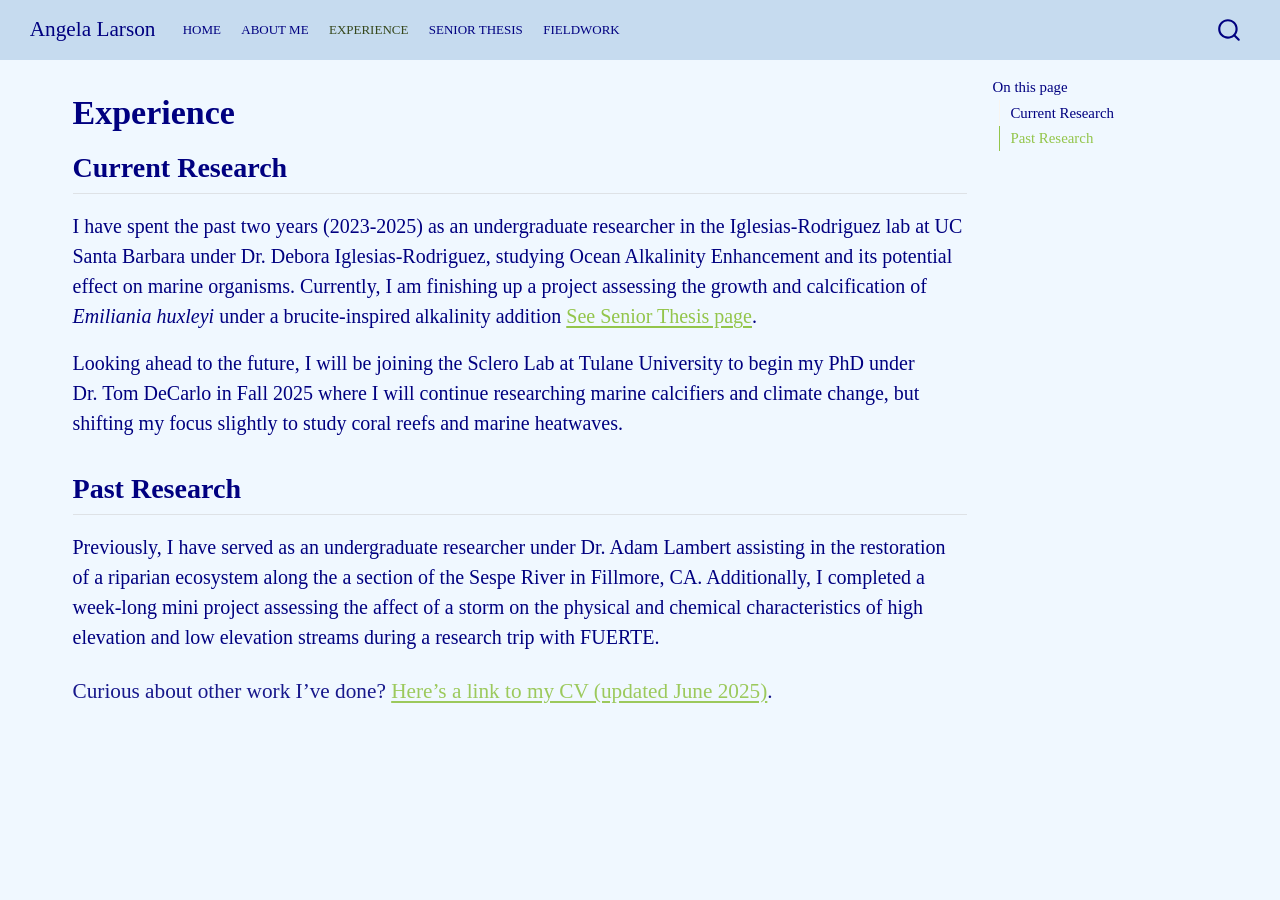
<file: docs/csv.html>
<!DOCTYPE html>
<html xmlns="http://www.w3.org/1999/xhtml" lang="en" xml:lang="en"><head>

<meta charset="utf-8">
<meta name="generator" content="quarto-1.6.42">

<meta name="viewport" content="width=device-width, initial-scale=1.0, user-scalable=yes">


<title>Experience – Angela Larson</title>
<style>
code{white-space: pre-wrap;}
span.smallcaps{font-variant: small-caps;}
div.columns{display: flex; gap: min(4vw, 1.5em);}
div.column{flex: auto; overflow-x: auto;}
div.hanging-indent{margin-left: 1.5em; text-indent: -1.5em;}
ul.task-list{list-style: none;}
ul.task-list li input[type="checkbox"] {
  width: 0.8em;
  margin: 0 0.8em 0.2em -1em; /* quarto-specific, see https://github.com/quarto-dev/quarto-cli/issues/4556 */ 
  vertical-align: middle;
}
</style>


<script src="site_libs/quarto-nav/quarto-nav.js"></script>
<script src="site_libs/quarto-nav/headroom.min.js"></script>
<script src="site_libs/clipboard/clipboard.min.js"></script>
<script src="site_libs/quarto-search/autocomplete.umd.js"></script>
<script src="site_libs/quarto-search/fuse.min.js"></script>
<script src="site_libs/quarto-search/quarto-search.js"></script>
<meta name="quarto:offset" content="./">
<script src="site_libs/quarto-html/quarto.js"></script>
<script src="site_libs/quarto-html/popper.min.js"></script>
<script src="site_libs/quarto-html/tippy.umd.min.js"></script>
<script src="site_libs/quarto-html/anchor.min.js"></script>
<link href="site_libs/quarto-html/tippy.css" rel="stylesheet">
<link href="site_libs/quarto-html/quarto-syntax-highlighting-2f5df379a58b258e96c21c0638c20c03.css" rel="stylesheet" id="quarto-text-highlighting-styles">
<script src="site_libs/bootstrap/bootstrap.min.js"></script>
<link href="site_libs/bootstrap/bootstrap-icons.css" rel="stylesheet">
<link href="site_libs/bootstrap/bootstrap-168d595d7cd47c99a2ab43d57f5fcf86.min.css" rel="stylesheet" append-hash="true" id="quarto-bootstrap" data-mode="light">
<script id="quarto-search-options" type="application/json">{
  "location": "navbar",
  "copy-button": false,
  "collapse-after": 3,
  "panel-placement": "end",
  "type": "overlay",
  "limit": 50,
  "keyboard-shortcut": [
    "f",
    "/",
    "s"
  ],
  "show-item-context": false,
  "language": {
    "search-no-results-text": "No results",
    "search-matching-documents-text": "matching documents",
    "search-copy-link-title": "Copy link to search",
    "search-hide-matches-text": "Hide additional matches",
    "search-more-match-text": "more match in this document",
    "search-more-matches-text": "more matches in this document",
    "search-clear-button-title": "Clear",
    "search-text-placeholder": "",
    "search-detached-cancel-button-title": "Cancel",
    "search-submit-button-title": "Submit",
    "search-label": "Search"
  }
}</script>


</head>

<body class="nav-fixed">

<div id="quarto-search-results"></div>
  <header id="quarto-header" class="headroom fixed-top">
    <nav class="navbar navbar-expand-lg " data-bs-theme="dark">
      <div class="navbar-container container-fluid">
      <div class="navbar-brand-container mx-auto">
    <a class="navbar-brand" href="./index.html">
    <span class="navbar-title">Angela Larson</span>
    </a>
  </div>
            <div id="quarto-search" class="" title="Search"></div>
          <button class="navbar-toggler" type="button" data-bs-toggle="collapse" data-bs-target="#navbarCollapse" aria-controls="navbarCollapse" role="menu" aria-expanded="false" aria-label="Toggle navigation" onclick="if (window.quartoToggleHeadroom) { window.quartoToggleHeadroom(); }">
  <span class="navbar-toggler-icon"></span>
</button>
          <div class="collapse navbar-collapse" id="navbarCollapse">
            <ul class="navbar-nav navbar-nav-scroll me-auto">
  <li class="nav-item">
    <a class="nav-link" href="./index.html"> 
<span class="menu-text">Home</span></a>
  </li>  
  <li class="nav-item">
    <a class="nav-link" href="./about.html"> 
<span class="menu-text">About Me</span></a>
  </li>  
  <li class="nav-item">
    <a class="nav-link active" href="./csv.html" aria-current="page"> 
<span class="menu-text">Experience</span></a>
  </li>  
  <li class="nav-item">
    <a class="nav-link" href="./Projects.html"> 
<span class="menu-text">Senior Thesis</span></a>
  </li>  
  <li class="nav-item">
    <a class="nav-link" href="./Rugby.html"> 
<span class="menu-text">Fieldwork</span></a>
  </li>  
</ul>
          </div> <!-- /navcollapse -->
            <div class="quarto-navbar-tools">
</div>
      </div> <!-- /container-fluid -->
    </nav>
</header>
<!-- content -->
<div id="quarto-content" class="quarto-container page-columns page-rows-contents page-layout-full page-navbar">
<!-- sidebar -->
<!-- margin-sidebar -->
    <div id="quarto-margin-sidebar" class="sidebar margin-sidebar">
        <nav id="TOC" role="doc-toc" class="toc-active">
    <h2 id="toc-title">On this page</h2>
   
  <ul>
  <li><a href="#current-research" id="toc-current-research" class="nav-link active" data-scroll-target="#current-research">Current Research</a></li>
  <li><a href="#past-research" id="toc-past-research" class="nav-link" data-scroll-target="#past-research">Past Research</a></li>
  </ul>
</nav>
    </div>
<!-- main -->
<main class="content column-page-left" id="quarto-document-content">

<header id="title-block-header" class="quarto-title-block default">
<div class="quarto-title">
<h1 class="title">Experience</h1>
</div>



<div class="quarto-title-meta column-page-left">

    
  
    
  </div>
  


</header>


<section id="current-research" class="level2">
<h2 class="anchored" data-anchor-id="current-research">Current Research</h2>
<p>I have spent the past two years (2023-2025) as an undergraduate researcher in the Iglesias-Rodriguez lab at UC Santa Barbara under Dr.&nbsp;Debora Iglesias-Rodriguez, studying Ocean Alkalinity Enhancement and its potential effect on marine organisms. Currently, I am finishing up a project assessing the growth and calcification of <em>Emiliania huxleyi</em> under a brucite-inspired alkalinity addition <a href="./Projects.html">See Senior Thesis page</a>.</p>
<p>Looking ahead to the future, I will be joining the Sclero Lab at Tulane University to begin my PhD under Dr.&nbsp;Tom DeCarlo in Fall 2025 where I will continue researching marine calcifiers and climate change, but shifting my focus slightly to study coral reefs and marine heatwaves.</p>
</section>
<section id="past-research" class="level2">
<h2 class="anchored" data-anchor-id="past-research">Past Research</h2>
<p>Previously, I have served as an undergraduate researcher under Dr.&nbsp;Adam Lambert assisting in the restoration of a riparian ecosystem along the a section of the Sespe River in Fillmore, CA. Additionally, I completed a week-long mini project assessing the affect of a storm on the physical and chemical characteristics of high elevation and low elevation streams during a research trip with FUERTE.</p>
<section id="curious-about-other-work-ive-done-heres-a-link-to-my-cv-updated-june-2025." class="level4">
<h4 class="anchored" data-anchor-id="curious-about-other-work-ive-done-heres-a-link-to-my-cv-updated-june-2025.">Curious about other work I’ve done? <a href="./images/Angela_Larson_CV_updatedJune2025.pdf">Here’s a link to my CV (updated June 2025)</a>.</h4>


</section>
</section>

</main> <!-- /main -->
<script id="quarto-html-after-body" type="application/javascript">
window.document.addEventListener("DOMContentLoaded", function (event) {
  const toggleBodyColorMode = (bsSheetEl) => {
    const mode = bsSheetEl.getAttribute("data-mode");
    const bodyEl = window.document.querySelector("body");
    if (mode === "dark") {
      bodyEl.classList.add("quarto-dark");
      bodyEl.classList.remove("quarto-light");
    } else {
      bodyEl.classList.add("quarto-light");
      bodyEl.classList.remove("quarto-dark");
    }
  }
  const toggleBodyColorPrimary = () => {
    const bsSheetEl = window.document.querySelector("link#quarto-bootstrap");
    if (bsSheetEl) {
      toggleBodyColorMode(bsSheetEl);
    }
  }
  toggleBodyColorPrimary();  
  const icon = "";
  const anchorJS = new window.AnchorJS();
  anchorJS.options = {
    placement: 'right',
    icon: icon
  };
  anchorJS.add('.anchored');
  const isCodeAnnotation = (el) => {
    for (const clz of el.classList) {
      if (clz.startsWith('code-annotation-')) {                     
        return true;
      }
    }
    return false;
  }
  const onCopySuccess = function(e) {
    // button target
    const button = e.trigger;
    // don't keep focus
    button.blur();
    // flash "checked"
    button.classList.add('code-copy-button-checked');
    var currentTitle = button.getAttribute("title");
    button.setAttribute("title", "Copied!");
    let tooltip;
    if (window.bootstrap) {
      button.setAttribute("data-bs-toggle", "tooltip");
      button.setAttribute("data-bs-placement", "left");
      button.setAttribute("data-bs-title", "Copied!");
      tooltip = new bootstrap.Tooltip(button, 
        { trigger: "manual", 
          customClass: "code-copy-button-tooltip",
          offset: [0, -8]});
      tooltip.show();    
    }
    setTimeout(function() {
      if (tooltip) {
        tooltip.hide();
        button.removeAttribute("data-bs-title");
        button.removeAttribute("data-bs-toggle");
        button.removeAttribute("data-bs-placement");
      }
      button.setAttribute("title", currentTitle);
      button.classList.remove('code-copy-button-checked');
    }, 1000);
    // clear code selection
    e.clearSelection();
  }
  const getTextToCopy = function(trigger) {
      const codeEl = trigger.previousElementSibling.cloneNode(true);
      for (const childEl of codeEl.children) {
        if (isCodeAnnotation(childEl)) {
          childEl.remove();
        }
      }
      return codeEl.innerText;
  }
  const clipboard = new window.ClipboardJS('.code-copy-button:not([data-in-quarto-modal])', {
    text: getTextToCopy
  });
  clipboard.on('success', onCopySuccess);
  if (window.document.getElementById('quarto-embedded-source-code-modal')) {
    const clipboardModal = new window.ClipboardJS('.code-copy-button[data-in-quarto-modal]', {
      text: getTextToCopy,
      container: window.document.getElementById('quarto-embedded-source-code-modal')
    });
    clipboardModal.on('success', onCopySuccess);
  }
    var localhostRegex = new RegExp(/^(?:http|https):\/\/localhost\:?[0-9]*\//);
    var mailtoRegex = new RegExp(/^mailto:/);
      var filterRegex = new RegExp('/' + window.location.host + '/');
    var isInternal = (href) => {
        return filterRegex.test(href) || localhostRegex.test(href) || mailtoRegex.test(href);
    }
    // Inspect non-navigation links and adorn them if external
 	var links = window.document.querySelectorAll('a[href]:not(.nav-link):not(.navbar-brand):not(.toc-action):not(.sidebar-link):not(.sidebar-item-toggle):not(.pagination-link):not(.no-external):not([aria-hidden]):not(.dropdown-item):not(.quarto-navigation-tool):not(.about-link)');
    for (var i=0; i<links.length; i++) {
      const link = links[i];
      if (!isInternal(link.href)) {
        // undo the damage that might have been done by quarto-nav.js in the case of
        // links that we want to consider external
        if (link.dataset.originalHref !== undefined) {
          link.href = link.dataset.originalHref;
        }
      }
    }
  function tippyHover(el, contentFn, onTriggerFn, onUntriggerFn) {
    const config = {
      allowHTML: true,
      maxWidth: 500,
      delay: 100,
      arrow: false,
      appendTo: function(el) {
          return el.parentElement;
      },
      interactive: true,
      interactiveBorder: 10,
      theme: 'quarto',
      placement: 'bottom-start',
    };
    if (contentFn) {
      config.content = contentFn;
    }
    if (onTriggerFn) {
      config.onTrigger = onTriggerFn;
    }
    if (onUntriggerFn) {
      config.onUntrigger = onUntriggerFn;
    }
    window.tippy(el, config); 
  }
  const noterefs = window.document.querySelectorAll('a[role="doc-noteref"]');
  for (var i=0; i<noterefs.length; i++) {
    const ref = noterefs[i];
    tippyHover(ref, function() {
      // use id or data attribute instead here
      let href = ref.getAttribute('data-footnote-href') || ref.getAttribute('href');
      try { href = new URL(href).hash; } catch {}
      const id = href.replace(/^#\/?/, "");
      const note = window.document.getElementById(id);
      if (note) {
        return note.innerHTML;
      } else {
        return "";
      }
    });
  }
  const xrefs = window.document.querySelectorAll('a.quarto-xref');
  const processXRef = (id, note) => {
    // Strip column container classes
    const stripColumnClz = (el) => {
      el.classList.remove("page-full", "page-columns");
      if (el.children) {
        for (const child of el.children) {
          stripColumnClz(child);
        }
      }
    }
    stripColumnClz(note)
    if (id === null || id.startsWith('sec-')) {
      // Special case sections, only their first couple elements
      const container = document.createElement("div");
      if (note.children && note.children.length > 2) {
        container.appendChild(note.children[0].cloneNode(true));
        for (let i = 1; i < note.children.length; i++) {
          const child = note.children[i];
          if (child.tagName === "P" && child.innerText === "") {
            continue;
          } else {
            container.appendChild(child.cloneNode(true));
            break;
          }
        }
        if (window.Quarto?.typesetMath) {
          window.Quarto.typesetMath(container);
        }
        return container.innerHTML
      } else {
        if (window.Quarto?.typesetMath) {
          window.Quarto.typesetMath(note);
        }
        return note.innerHTML;
      }
    } else {
      // Remove any anchor links if they are present
      const anchorLink = note.querySelector('a.anchorjs-link');
      if (anchorLink) {
        anchorLink.remove();
      }
      if (window.Quarto?.typesetMath) {
        window.Quarto.typesetMath(note);
      }
      if (note.classList.contains("callout")) {
        return note.outerHTML;
      } else {
        return note.innerHTML;
      }
    }
  }
  for (var i=0; i<xrefs.length; i++) {
    const xref = xrefs[i];
    tippyHover(xref, undefined, function(instance) {
      instance.disable();
      let url = xref.getAttribute('href');
      let hash = undefined; 
      if (url.startsWith('#')) {
        hash = url;
      } else {
        try { hash = new URL(url).hash; } catch {}
      }
      if (hash) {
        const id = hash.replace(/^#\/?/, "");
        const note = window.document.getElementById(id);
        if (note !== null) {
          try {
            const html = processXRef(id, note.cloneNode(true));
            instance.setContent(html);
          } finally {
            instance.enable();
            instance.show();
          }
        } else {
          // See if we can fetch this
          fetch(url.split('#')[0])
          .then(res => res.text())
          .then(html => {
            const parser = new DOMParser();
            const htmlDoc = parser.parseFromString(html, "text/html");
            const note = htmlDoc.getElementById(id);
            if (note !== null) {
              const html = processXRef(id, note);
              instance.setContent(html);
            } 
          }).finally(() => {
            instance.enable();
            instance.show();
          });
        }
      } else {
        // See if we can fetch a full url (with no hash to target)
        // This is a special case and we should probably do some content thinning / targeting
        fetch(url)
        .then(res => res.text())
        .then(html => {
          const parser = new DOMParser();
          const htmlDoc = parser.parseFromString(html, "text/html");
          const note = htmlDoc.querySelector('main.content');
          if (note !== null) {
            // This should only happen for chapter cross references
            // (since there is no id in the URL)
            // remove the first header
            if (note.children.length > 0 && note.children[0].tagName === "HEADER") {
              note.children[0].remove();
            }
            const html = processXRef(null, note);
            instance.setContent(html);
          } 
        }).finally(() => {
          instance.enable();
          instance.show();
        });
      }
    }, function(instance) {
    });
  }
      let selectedAnnoteEl;
      const selectorForAnnotation = ( cell, annotation) => {
        let cellAttr = 'data-code-cell="' + cell + '"';
        let lineAttr = 'data-code-annotation="' +  annotation + '"';
        const selector = 'span[' + cellAttr + '][' + lineAttr + ']';
        return selector;
      }
      const selectCodeLines = (annoteEl) => {
        const doc = window.document;
        const targetCell = annoteEl.getAttribute("data-target-cell");
        const targetAnnotation = annoteEl.getAttribute("data-target-annotation");
        const annoteSpan = window.document.querySelector(selectorForAnnotation(targetCell, targetAnnotation));
        const lines = annoteSpan.getAttribute("data-code-lines").split(",");
        const lineIds = lines.map((line) => {
          return targetCell + "-" + line;
        })
        let top = null;
        let height = null;
        let parent = null;
        if (lineIds.length > 0) {
            //compute the position of the single el (top and bottom and make a div)
            const el = window.document.getElementById(lineIds[0]);
            top = el.offsetTop;
            height = el.offsetHeight;
            parent = el.parentElement.parentElement;
          if (lineIds.length > 1) {
            const lastEl = window.document.getElementById(lineIds[lineIds.length - 1]);
            const bottom = lastEl.offsetTop + lastEl.offsetHeight;
            height = bottom - top;
          }
          if (top !== null && height !== null && parent !== null) {
            // cook up a div (if necessary) and position it 
            let div = window.document.getElementById("code-annotation-line-highlight");
            if (div === null) {
              div = window.document.createElement("div");
              div.setAttribute("id", "code-annotation-line-highlight");
              div.style.position = 'absolute';
              parent.appendChild(div);
            }
            div.style.top = top - 2 + "px";
            div.style.height = height + 4 + "px";
            div.style.left = 0;
            let gutterDiv = window.document.getElementById("code-annotation-line-highlight-gutter");
            if (gutterDiv === null) {
              gutterDiv = window.document.createElement("div");
              gutterDiv.setAttribute("id", "code-annotation-line-highlight-gutter");
              gutterDiv.style.position = 'absolute';
              const codeCell = window.document.getElementById(targetCell);
              const gutter = codeCell.querySelector('.code-annotation-gutter');
              gutter.appendChild(gutterDiv);
            }
            gutterDiv.style.top = top - 2 + "px";
            gutterDiv.style.height = height + 4 + "px";
          }
          selectedAnnoteEl = annoteEl;
        }
      };
      const unselectCodeLines = () => {
        const elementsIds = ["code-annotation-line-highlight", "code-annotation-line-highlight-gutter"];
        elementsIds.forEach((elId) => {
          const div = window.document.getElementById(elId);
          if (div) {
            div.remove();
          }
        });
        selectedAnnoteEl = undefined;
      };
        // Handle positioning of the toggle
    window.addEventListener(
      "resize",
      throttle(() => {
        elRect = undefined;
        if (selectedAnnoteEl) {
          selectCodeLines(selectedAnnoteEl);
        }
      }, 10)
    );
    function throttle(fn, ms) {
    let throttle = false;
    let timer;
      return (...args) => {
        if(!throttle) { // first call gets through
            fn.apply(this, args);
            throttle = true;
        } else { // all the others get throttled
            if(timer) clearTimeout(timer); // cancel #2
            timer = setTimeout(() => {
              fn.apply(this, args);
              timer = throttle = false;
            }, ms);
        }
      };
    }
      // Attach click handler to the DT
      const annoteDls = window.document.querySelectorAll('dt[data-target-cell]');
      for (const annoteDlNode of annoteDls) {
        annoteDlNode.addEventListener('click', (event) => {
          const clickedEl = event.target;
          if (clickedEl !== selectedAnnoteEl) {
            unselectCodeLines();
            const activeEl = window.document.querySelector('dt[data-target-cell].code-annotation-active');
            if (activeEl) {
              activeEl.classList.remove('code-annotation-active');
            }
            selectCodeLines(clickedEl);
            clickedEl.classList.add('code-annotation-active');
          } else {
            // Unselect the line
            unselectCodeLines();
            clickedEl.classList.remove('code-annotation-active');
          }
        });
      }
  const findCites = (el) => {
    const parentEl = el.parentElement;
    if (parentEl) {
      const cites = parentEl.dataset.cites;
      if (cites) {
        return {
          el,
          cites: cites.split(' ')
        };
      } else {
        return findCites(el.parentElement)
      }
    } else {
      return undefined;
    }
  };
  var bibliorefs = window.document.querySelectorAll('a[role="doc-biblioref"]');
  for (var i=0; i<bibliorefs.length; i++) {
    const ref = bibliorefs[i];
    const citeInfo = findCites(ref);
    if (citeInfo) {
      tippyHover(citeInfo.el, function() {
        var popup = window.document.createElement('div');
        citeInfo.cites.forEach(function(cite) {
          var citeDiv = window.document.createElement('div');
          citeDiv.classList.add('hanging-indent');
          citeDiv.classList.add('csl-entry');
          var biblioDiv = window.document.getElementById('ref-' + cite);
          if (biblioDiv) {
            citeDiv.innerHTML = biblioDiv.innerHTML;
          }
          popup.appendChild(citeDiv);
        });
        return popup.innerHTML;
      });
    }
  }
});
</script>
</div> <!-- /content -->




</body></html>
</file>
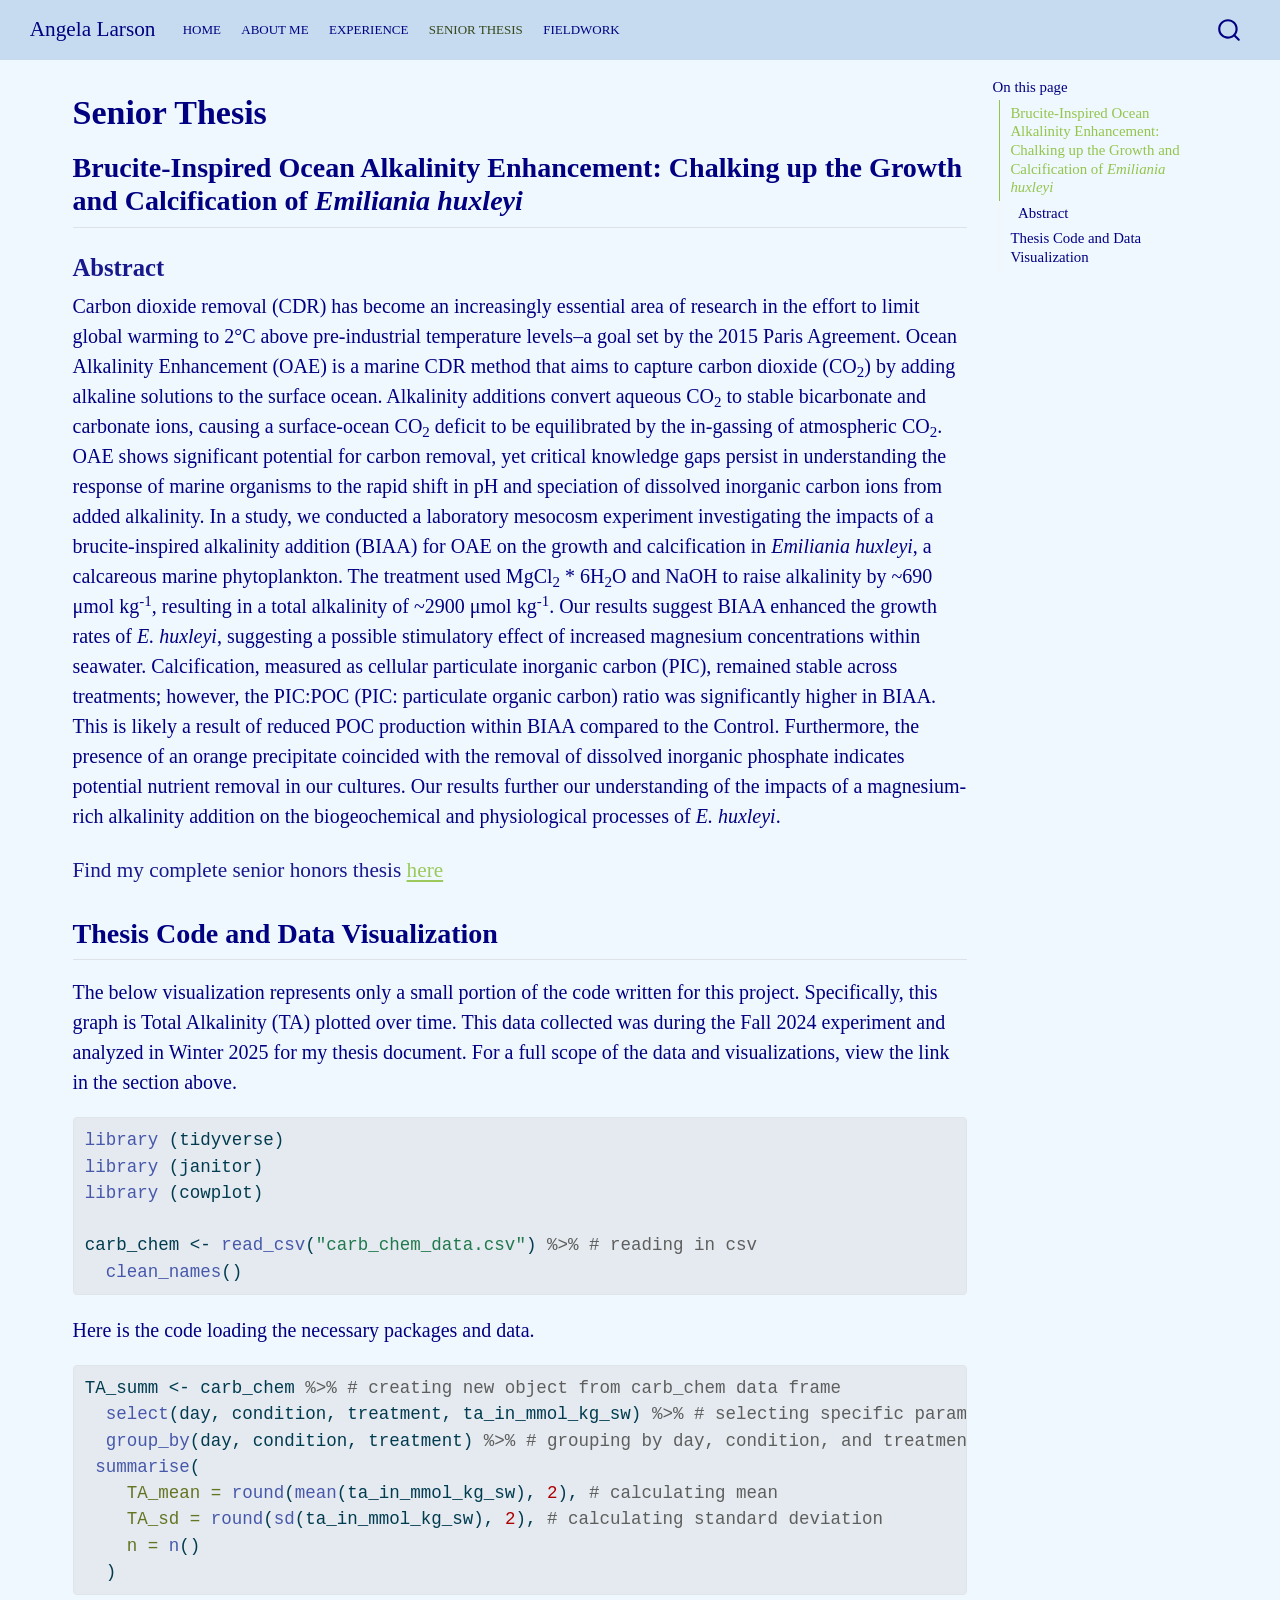
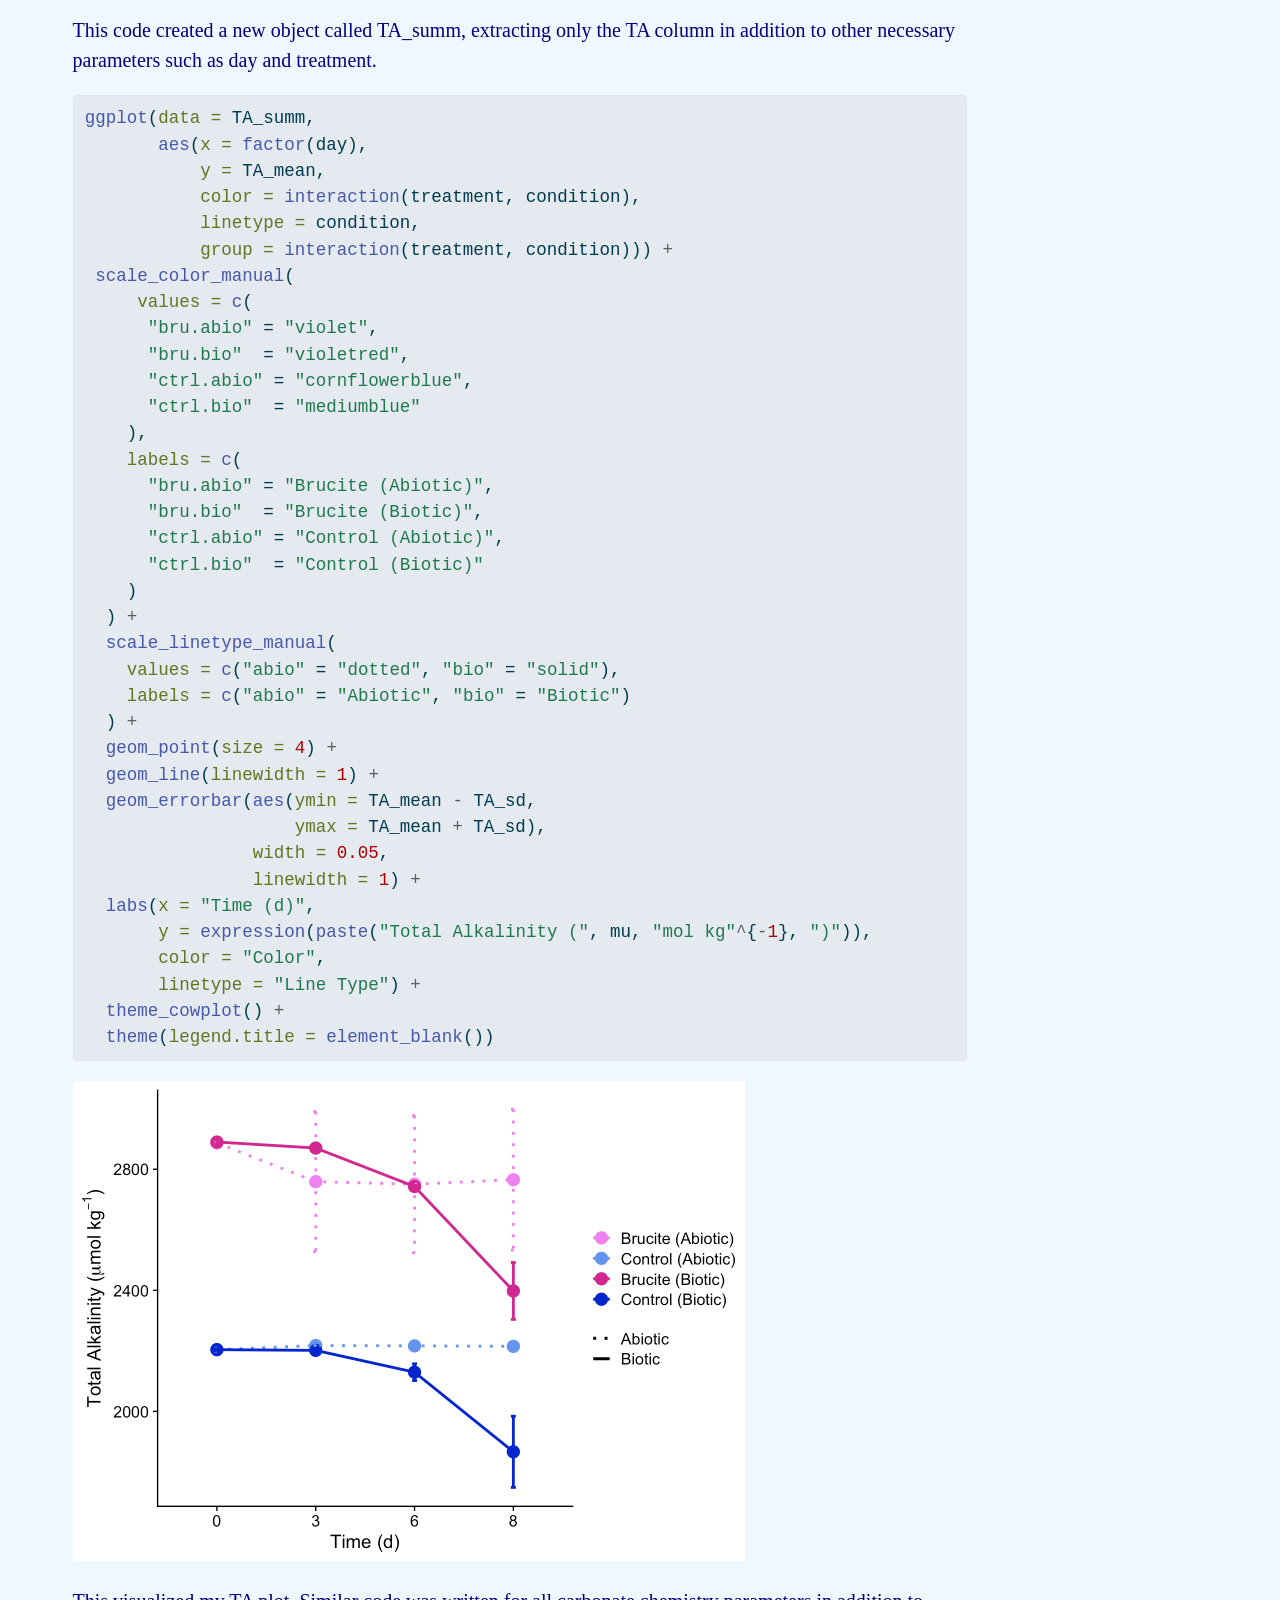
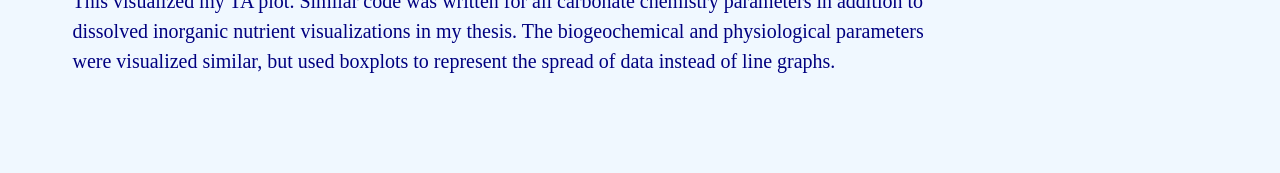
<file: docs/Projects.html>
<!DOCTYPE html>
<html xmlns="http://www.w3.org/1999/xhtml" lang="en" xml:lang="en"><head>

<meta charset="utf-8">
<meta name="generator" content="quarto-1.6.42">

<meta name="viewport" content="width=device-width, initial-scale=1.0, user-scalable=yes">


<title>Senior Thesis – Angela Larson</title>
<style>
code{white-space: pre-wrap;}
span.smallcaps{font-variant: small-caps;}
div.columns{display: flex; gap: min(4vw, 1.5em);}
div.column{flex: auto; overflow-x: auto;}
div.hanging-indent{margin-left: 1.5em; text-indent: -1.5em;}
ul.task-list{list-style: none;}
ul.task-list li input[type="checkbox"] {
  width: 0.8em;
  margin: 0 0.8em 0.2em -1em; /* quarto-specific, see https://github.com/quarto-dev/quarto-cli/issues/4556 */ 
  vertical-align: middle;
}
/* CSS for syntax highlighting */
pre > code.sourceCode { white-space: pre; position: relative; }
pre > code.sourceCode > span { line-height: 1.25; }
pre > code.sourceCode > span:empty { height: 1.2em; }
.sourceCode { overflow: visible; }
code.sourceCode > span { color: inherit; text-decoration: inherit; }
div.sourceCode { margin: 1em 0; }
pre.sourceCode { margin: 0; }
@media screen {
div.sourceCode { overflow: auto; }
}
@media print {
pre > code.sourceCode { white-space: pre-wrap; }
pre > code.sourceCode > span { display: inline-block; text-indent: -5em; padding-left: 5em; }
}
pre.numberSource code
  { counter-reset: source-line 0; }
pre.numberSource code > span
  { position: relative; left: -4em; counter-increment: source-line; }
pre.numberSource code > span > a:first-child::before
  { content: counter(source-line);
    position: relative; left: -1em; text-align: right; vertical-align: baseline;
    border: none; display: inline-block;
    -webkit-touch-callout: none; -webkit-user-select: none;
    -khtml-user-select: none; -moz-user-select: none;
    -ms-user-select: none; user-select: none;
    padding: 0 4px; width: 4em;
  }
pre.numberSource { margin-left: 3em;  padding-left: 4px; }
div.sourceCode
  {   }
@media screen {
pre > code.sourceCode > span > a:first-child::before { text-decoration: underline; }
}
</style>


<script src="site_libs/quarto-nav/quarto-nav.js"></script>
<script src="site_libs/quarto-nav/headroom.min.js"></script>
<script src="site_libs/clipboard/clipboard.min.js"></script>
<script src="site_libs/quarto-search/autocomplete.umd.js"></script>
<script src="site_libs/quarto-search/fuse.min.js"></script>
<script src="site_libs/quarto-search/quarto-search.js"></script>
<meta name="quarto:offset" content="./">
<script src="site_libs/quarto-html/quarto.js"></script>
<script src="site_libs/quarto-html/popper.min.js"></script>
<script src="site_libs/quarto-html/tippy.umd.min.js"></script>
<script src="site_libs/quarto-html/anchor.min.js"></script>
<link href="site_libs/quarto-html/tippy.css" rel="stylesheet">
<link href="site_libs/quarto-html/quarto-syntax-highlighting-2f5df379a58b258e96c21c0638c20c03.css" rel="stylesheet" id="quarto-text-highlighting-styles">
<script src="site_libs/bootstrap/bootstrap.min.js"></script>
<link href="site_libs/bootstrap/bootstrap-icons.css" rel="stylesheet">
<link href="site_libs/bootstrap/bootstrap-168d595d7cd47c99a2ab43d57f5fcf86.min.css" rel="stylesheet" append-hash="true" id="quarto-bootstrap" data-mode="light">
<script id="quarto-search-options" type="application/json">{
  "location": "navbar",
  "copy-button": false,
  "collapse-after": 3,
  "panel-placement": "end",
  "type": "overlay",
  "limit": 50,
  "keyboard-shortcut": [
    "f",
    "/",
    "s"
  ],
  "show-item-context": false,
  "language": {
    "search-no-results-text": "No results",
    "search-matching-documents-text": "matching documents",
    "search-copy-link-title": "Copy link to search",
    "search-hide-matches-text": "Hide additional matches",
    "search-more-match-text": "more match in this document",
    "search-more-matches-text": "more matches in this document",
    "search-clear-button-title": "Clear",
    "search-text-placeholder": "",
    "search-detached-cancel-button-title": "Cancel",
    "search-submit-button-title": "Submit",
    "search-label": "Search"
  }
}</script>


</head>

<body class="nav-fixed">

<div id="quarto-search-results"></div>
  <header id="quarto-header" class="headroom fixed-top">
    <nav class="navbar navbar-expand-lg " data-bs-theme="dark">
      <div class="navbar-container container-fluid">
      <div class="navbar-brand-container mx-auto">
    <a class="navbar-brand" href="./index.html">
    <span class="navbar-title">Angela Larson</span>
    </a>
  </div>
            <div id="quarto-search" class="" title="Search"></div>
          <button class="navbar-toggler" type="button" data-bs-toggle="collapse" data-bs-target="#navbarCollapse" aria-controls="navbarCollapse" role="menu" aria-expanded="false" aria-label="Toggle navigation" onclick="if (window.quartoToggleHeadroom) { window.quartoToggleHeadroom(); }">
  <span class="navbar-toggler-icon"></span>
</button>
          <div class="collapse navbar-collapse" id="navbarCollapse">
            <ul class="navbar-nav navbar-nav-scroll me-auto">
  <li class="nav-item">
    <a class="nav-link" href="./index.html"> 
<span class="menu-text">Home</span></a>
  </li>  
  <li class="nav-item">
    <a class="nav-link" href="./about.html"> 
<span class="menu-text">About Me</span></a>
  </li>  
  <li class="nav-item">
    <a class="nav-link" href="./csv.html"> 
<span class="menu-text">Experience</span></a>
  </li>  
  <li class="nav-item">
    <a class="nav-link active" href="./Projects.html" aria-current="page"> 
<span class="menu-text">Senior Thesis</span></a>
  </li>  
  <li class="nav-item">
    <a class="nav-link" href="./Rugby.html"> 
<span class="menu-text">Fieldwork</span></a>
  </li>  
</ul>
          </div> <!-- /navcollapse -->
            <div class="quarto-navbar-tools">
</div>
      </div> <!-- /container-fluid -->
    </nav>
</header>
<!-- content -->
<div id="quarto-content" class="quarto-container page-columns page-rows-contents page-layout-full page-navbar">
<!-- sidebar -->
<!-- margin-sidebar -->
    <div id="quarto-margin-sidebar" class="sidebar margin-sidebar">
        <nav id="TOC" role="doc-toc" class="toc-active">
    <h2 id="toc-title">On this page</h2>
   
  <ul>
  <li><a href="#brucite-inspired-ocean-alkalinity-enhancement-chalking-up-the-growth-and-calcification-of-emiliania-huxleyi" id="toc-brucite-inspired-ocean-alkalinity-enhancement-chalking-up-the-growth-and-calcification-of-emiliania-huxleyi" class="nav-link active" data-scroll-target="#brucite-inspired-ocean-alkalinity-enhancement-chalking-up-the-growth-and-calcification-of-emiliania-huxleyi">Brucite-Inspired Ocean Alkalinity Enhancement: Chalking up the Growth and Calcification of <em>Emiliania huxleyi</em></a>
  <ul class="collapse">
  <li><a href="#abstract" id="toc-abstract" class="nav-link" data-scroll-target="#abstract">Abstract</a></li>
  </ul></li>
  <li><a href="#thesis-code-and-data-visualization" id="toc-thesis-code-and-data-visualization" class="nav-link" data-scroll-target="#thesis-code-and-data-visualization">Thesis Code and Data Visualization</a></li>
  </ul>
</nav>
    </div>
<!-- main -->
<main class="content column-page-left" id="quarto-document-content">

<header id="title-block-header" class="quarto-title-block default">
<div class="quarto-title">
<h1 class="title">Senior Thesis</h1>
</div>



<div class="quarto-title-meta column-page-left">

    
  
    
  </div>
  


</header>


<section id="brucite-inspired-ocean-alkalinity-enhancement-chalking-up-the-growth-and-calcification-of-emiliania-huxleyi" class="level2">
<h2 class="anchored" data-anchor-id="brucite-inspired-ocean-alkalinity-enhancement-chalking-up-the-growth-and-calcification-of-emiliania-huxleyi">Brucite-Inspired Ocean Alkalinity Enhancement: Chalking up the Growth and Calcification of <em>Emiliania huxleyi</em></h2>
<section id="abstract" class="level3">
<h3 class="anchored" data-anchor-id="abstract">Abstract</h3>
<p>Carbon dioxide removal (CDR) has become an increasingly essential area of research in the effort to limit global warming to 2°C above pre-industrial temperature levels–a goal set by the 2015 Paris Agreement. Ocean Alkalinity Enhancement (OAE) is a marine CDR method that aims to capture carbon dioxide (CO<sub>2</sub>) by adding alkaline solutions to the surface ocean. Alkalinity additions convert aqueous CO<sub>2</sub> to stable bicarbonate and carbonate ions, causing a surface-ocean CO<sub>2</sub> deficit to be equilibrated by the in-gassing of atmospheric CO<sub>2</sub>. OAE shows significant potential for carbon removal, yet critical knowledge gaps persist in understanding the response of marine organisms to the rapid shift in pH and speciation of dissolved inorganic carbon ions from added alkalinity. In a study, we conducted a laboratory mesocosm experiment investigating the impacts of a brucite-inspired alkalinity addition (BIAA) for OAE on the growth and calcification in <em>Emiliania huxleyi</em>, a calcareous marine phytoplankton. The treatment used MgCl<sub>2</sub> * 6H<sub>2</sub>O and NaOH to raise alkalinity by ~690 μmol kg<sup>-1</sup>, resulting in a total alkalinity of ~2900 μmol kg<sup>-1</sup>. Our results suggest BIAA enhanced the growth rates of <em>E. huxleyi</em>, suggesting a possible stimulatory effect of increased magnesium concentrations within seawater. Calcification, measured as cellular particulate inorganic carbon (PIC), remained stable across treatments; however, the PIC:POC (PIC: particulate organic carbon) ratio was significantly higher in BIAA. This is likely a result of reduced POC production within BIAA compared to the Control. Furthermore, the presence of an orange precipitate coincided with the removal of dissolved inorganic phosphate indicates potential nutrient removal in our cultures. Our results further our understanding of the impacts of a magnesium-rich alkalinity addition on the biogeochemical and physiological processes of <em>E. huxleyi</em>.</p>
<section id="find-my-complete-senior-honors-thesis-here" class="level4">
<h4 class="anchored" data-anchor-id="find-my-complete-senior-honors-thesis-here">Find my complete senior honors thesis <a href="./images/Larson_thesis_FINAL.pdf">here</a></h4>
</section>
</section>
</section>
<section id="thesis-code-and-data-visualization" class="level2">
<h2 class="anchored" data-anchor-id="thesis-code-and-data-visualization">Thesis Code and Data Visualization</h2>
<p>The below visualization represents only a small portion of the code written for this project. Specifically, this graph is Total Alkalinity (TA) plotted over time. This data collected was during the Fall 2024 experiment and analyzed in Winter 2025 for my thesis document. For a full scope of the data and visualizations, view the link in the section above.</p>
<div class="cell">
<div class="sourceCode cell-code" id="cb1"><pre class="sourceCode r code-with-copy"><code class="sourceCode r"><span id="cb1-1"><a href="#cb1-1" aria-hidden="true" tabindex="-1"></a><span class="fu">library</span> (tidyverse)</span>
<span id="cb1-2"><a href="#cb1-2" aria-hidden="true" tabindex="-1"></a><span class="fu">library</span> (janitor)</span>
<span id="cb1-3"><a href="#cb1-3" aria-hidden="true" tabindex="-1"></a><span class="fu">library</span> (cowplot)</span>
<span id="cb1-4"><a href="#cb1-4" aria-hidden="true" tabindex="-1"></a></span>
<span id="cb1-5"><a href="#cb1-5" aria-hidden="true" tabindex="-1"></a>carb_chem <span class="ot">&lt;-</span> <span class="fu">read_csv</span>(<span class="st">"carb_chem_data.csv"</span>) <span class="sc">%&gt;%</span> <span class="co"># reading in csv</span></span>
<span id="cb1-6"><a href="#cb1-6" aria-hidden="true" tabindex="-1"></a>  <span class="fu">clean_names</span>()</span></code><button title="Copy to Clipboard" class="code-copy-button"><i class="bi"></i></button></pre></div>
</div>
<p>Here is the code loading the necessary packages and data.</p>
<div class="cell">
<div class="sourceCode cell-code" id="cb2"><pre class="sourceCode r code-with-copy"><code class="sourceCode r"><span id="cb2-1"><a href="#cb2-1" aria-hidden="true" tabindex="-1"></a>TA_summ <span class="ot">&lt;-</span> carb_chem <span class="sc">%&gt;%</span> <span class="co"># creating new object from carb_chem data frame</span></span>
<span id="cb2-2"><a href="#cb2-2" aria-hidden="true" tabindex="-1"></a>  <span class="fu">select</span>(day, condition, treatment, ta_in_mmol_kg_sw) <span class="sc">%&gt;%</span> <span class="co"># selecting specific parameter</span></span>
<span id="cb2-3"><a href="#cb2-3" aria-hidden="true" tabindex="-1"></a>  <span class="fu">group_by</span>(day, condition, treatment) <span class="sc">%&gt;%</span> <span class="co"># grouping by day, condition, and treatment</span></span>
<span id="cb2-4"><a href="#cb2-4" aria-hidden="true" tabindex="-1"></a> <span class="fu">summarise</span>(</span>
<span id="cb2-5"><a href="#cb2-5" aria-hidden="true" tabindex="-1"></a>    <span class="at">TA_mean =</span> <span class="fu">round</span>(<span class="fu">mean</span>(ta_in_mmol_kg_sw), <span class="dv">2</span>), <span class="co"># calculating mean</span></span>
<span id="cb2-6"><a href="#cb2-6" aria-hidden="true" tabindex="-1"></a>    <span class="at">TA_sd =</span> <span class="fu">round</span>(<span class="fu">sd</span>(ta_in_mmol_kg_sw), <span class="dv">2</span>), <span class="co"># calculating standard deviation</span></span>
<span id="cb2-7"><a href="#cb2-7" aria-hidden="true" tabindex="-1"></a>    <span class="at">n =</span> <span class="fu">n</span>()</span>
<span id="cb2-8"><a href="#cb2-8" aria-hidden="true" tabindex="-1"></a>  )</span></code><button title="Copy to Clipboard" class="code-copy-button"><i class="bi"></i></button></pre></div>
</div>
<p>This code created a new object called TA_summ, extracting only the TA column in addition to other necessary parameters such as day and treatment.</p>
<div class="cell">
<div class="sourceCode cell-code" id="cb3"><pre class="sourceCode r code-with-copy"><code class="sourceCode r"><span id="cb3-1"><a href="#cb3-1" aria-hidden="true" tabindex="-1"></a><span class="fu">ggplot</span>(<span class="at">data =</span> TA_summ,</span>
<span id="cb3-2"><a href="#cb3-2" aria-hidden="true" tabindex="-1"></a>       <span class="fu">aes</span>(<span class="at">x =</span> <span class="fu">factor</span>(day),</span>
<span id="cb3-3"><a href="#cb3-3" aria-hidden="true" tabindex="-1"></a>           <span class="at">y =</span> TA_mean,</span>
<span id="cb3-4"><a href="#cb3-4" aria-hidden="true" tabindex="-1"></a>           <span class="at">color =</span> <span class="fu">interaction</span>(treatment, condition),</span>
<span id="cb3-5"><a href="#cb3-5" aria-hidden="true" tabindex="-1"></a>           <span class="at">linetype =</span> condition,</span>
<span id="cb3-6"><a href="#cb3-6" aria-hidden="true" tabindex="-1"></a>           <span class="at">group =</span> <span class="fu">interaction</span>(treatment, condition))) <span class="sc">+</span></span>
<span id="cb3-7"><a href="#cb3-7" aria-hidden="true" tabindex="-1"></a> <span class="fu">scale_color_manual</span>(</span>
<span id="cb3-8"><a href="#cb3-8" aria-hidden="true" tabindex="-1"></a>     <span class="at">values =</span> <span class="fu">c</span>(</span>
<span id="cb3-9"><a href="#cb3-9" aria-hidden="true" tabindex="-1"></a>      <span class="st">"bru.abio"</span> <span class="ot">=</span> <span class="st">"violet"</span>,</span>
<span id="cb3-10"><a href="#cb3-10" aria-hidden="true" tabindex="-1"></a>      <span class="st">"bru.bio"</span>  <span class="ot">=</span> <span class="st">"violetred"</span>,</span>
<span id="cb3-11"><a href="#cb3-11" aria-hidden="true" tabindex="-1"></a>      <span class="st">"ctrl.abio"</span> <span class="ot">=</span> <span class="st">"cornflowerblue"</span>,</span>
<span id="cb3-12"><a href="#cb3-12" aria-hidden="true" tabindex="-1"></a>      <span class="st">"ctrl.bio"</span>  <span class="ot">=</span> <span class="st">"mediumblue"</span></span>
<span id="cb3-13"><a href="#cb3-13" aria-hidden="true" tabindex="-1"></a>    ),</span>
<span id="cb3-14"><a href="#cb3-14" aria-hidden="true" tabindex="-1"></a>    <span class="at">labels =</span> <span class="fu">c</span>(</span>
<span id="cb3-15"><a href="#cb3-15" aria-hidden="true" tabindex="-1"></a>      <span class="st">"bru.abio"</span> <span class="ot">=</span> <span class="st">"Brucite (Abiotic)"</span>,</span>
<span id="cb3-16"><a href="#cb3-16" aria-hidden="true" tabindex="-1"></a>      <span class="st">"bru.bio"</span>  <span class="ot">=</span> <span class="st">"Brucite (Biotic)"</span>,</span>
<span id="cb3-17"><a href="#cb3-17" aria-hidden="true" tabindex="-1"></a>      <span class="st">"ctrl.abio"</span> <span class="ot">=</span> <span class="st">"Control (Abiotic)"</span>,</span>
<span id="cb3-18"><a href="#cb3-18" aria-hidden="true" tabindex="-1"></a>      <span class="st">"ctrl.bio"</span>  <span class="ot">=</span> <span class="st">"Control (Biotic)"</span></span>
<span id="cb3-19"><a href="#cb3-19" aria-hidden="true" tabindex="-1"></a>    )</span>
<span id="cb3-20"><a href="#cb3-20" aria-hidden="true" tabindex="-1"></a>  ) <span class="sc">+</span></span>
<span id="cb3-21"><a href="#cb3-21" aria-hidden="true" tabindex="-1"></a>  <span class="fu">scale_linetype_manual</span>(</span>
<span id="cb3-22"><a href="#cb3-22" aria-hidden="true" tabindex="-1"></a>    <span class="at">values =</span> <span class="fu">c</span>(<span class="st">"abio"</span> <span class="ot">=</span> <span class="st">"dotted"</span>, <span class="st">"bio"</span> <span class="ot">=</span> <span class="st">"solid"</span>),</span>
<span id="cb3-23"><a href="#cb3-23" aria-hidden="true" tabindex="-1"></a>    <span class="at">labels =</span> <span class="fu">c</span>(<span class="st">"abio"</span> <span class="ot">=</span> <span class="st">"Abiotic"</span>, <span class="st">"bio"</span> <span class="ot">=</span> <span class="st">"Biotic"</span>)</span>
<span id="cb3-24"><a href="#cb3-24" aria-hidden="true" tabindex="-1"></a>  ) <span class="sc">+</span></span>
<span id="cb3-25"><a href="#cb3-25" aria-hidden="true" tabindex="-1"></a>  <span class="fu">geom_point</span>(<span class="at">size =</span> <span class="dv">4</span>) <span class="sc">+</span></span>
<span id="cb3-26"><a href="#cb3-26" aria-hidden="true" tabindex="-1"></a>  <span class="fu">geom_line</span>(<span class="at">linewidth =</span> <span class="dv">1</span>) <span class="sc">+</span></span>
<span id="cb3-27"><a href="#cb3-27" aria-hidden="true" tabindex="-1"></a>  <span class="fu">geom_errorbar</span>(<span class="fu">aes</span>(<span class="at">ymin =</span> TA_mean <span class="sc">-</span> TA_sd,</span>
<span id="cb3-28"><a href="#cb3-28" aria-hidden="true" tabindex="-1"></a>                    <span class="at">ymax =</span> TA_mean <span class="sc">+</span> TA_sd),</span>
<span id="cb3-29"><a href="#cb3-29" aria-hidden="true" tabindex="-1"></a>                <span class="at">width =</span> <span class="fl">0.05</span>,</span>
<span id="cb3-30"><a href="#cb3-30" aria-hidden="true" tabindex="-1"></a>                <span class="at">linewidth =</span> <span class="dv">1</span>) <span class="sc">+</span></span>
<span id="cb3-31"><a href="#cb3-31" aria-hidden="true" tabindex="-1"></a>  <span class="fu">labs</span>(<span class="at">x =</span> <span class="st">"Time (d)"</span>,</span>
<span id="cb3-32"><a href="#cb3-32" aria-hidden="true" tabindex="-1"></a>       <span class="at">y =</span> <span class="fu">expression</span>(<span class="fu">paste</span>(<span class="st">"Total Alkalinity ("</span>, mu, <span class="st">"mol kg"</span><span class="sc">^</span>{<span class="sc">-</span><span class="dv">1</span>}, <span class="st">")"</span>)),</span>
<span id="cb3-33"><a href="#cb3-33" aria-hidden="true" tabindex="-1"></a>       <span class="at">color =</span> <span class="st">"Color"</span>,</span>
<span id="cb3-34"><a href="#cb3-34" aria-hidden="true" tabindex="-1"></a>       <span class="at">linetype =</span> <span class="st">"Line Type"</span>) <span class="sc">+</span></span>
<span id="cb3-35"><a href="#cb3-35" aria-hidden="true" tabindex="-1"></a>  <span class="fu">theme_cowplot</span>() <span class="sc">+</span></span>
<span id="cb3-36"><a href="#cb3-36" aria-hidden="true" tabindex="-1"></a>  <span class="fu">theme</span>(<span class="at">legend.title =</span> <span class="fu">element_blank</span>())</span></code><button title="Copy to Clipboard" class="code-copy-button"><i class="bi"></i></button></pre></div>
<div class="cell-output-display">
<div>
<figure class="figure">
<p><img src="Projects_files/figure-html/unnamed-chunk-1-1.png" class="img-fluid figure-img" width="672"></p>
</figure>
</div>
</div>
</div>
<p>This visualized my TA plot. Similar code was written for all carbonate chemistry parameters in addition to dissolved inorganic nutrient visualizations in my thesis. The biogeochemical and physiological parameters were visualized similar, but used boxplots to represent the spread of data instead of line graphs.</p>


</section>

</main> <!-- /main -->
<script id="quarto-html-after-body" type="application/javascript">
window.document.addEventListener("DOMContentLoaded", function (event) {
  const toggleBodyColorMode = (bsSheetEl) => {
    const mode = bsSheetEl.getAttribute("data-mode");
    const bodyEl = window.document.querySelector("body");
    if (mode === "dark") {
      bodyEl.classList.add("quarto-dark");
      bodyEl.classList.remove("quarto-light");
    } else {
      bodyEl.classList.add("quarto-light");
      bodyEl.classList.remove("quarto-dark");
    }
  }
  const toggleBodyColorPrimary = () => {
    const bsSheetEl = window.document.querySelector("link#quarto-bootstrap");
    if (bsSheetEl) {
      toggleBodyColorMode(bsSheetEl);
    }
  }
  toggleBodyColorPrimary();  
  const icon = "";
  const anchorJS = new window.AnchorJS();
  anchorJS.options = {
    placement: 'right',
    icon: icon
  };
  anchorJS.add('.anchored');
  const isCodeAnnotation = (el) => {
    for (const clz of el.classList) {
      if (clz.startsWith('code-annotation-')) {                     
        return true;
      }
    }
    return false;
  }
  const onCopySuccess = function(e) {
    // button target
    const button = e.trigger;
    // don't keep focus
    button.blur();
    // flash "checked"
    button.classList.add('code-copy-button-checked');
    var currentTitle = button.getAttribute("title");
    button.setAttribute("title", "Copied!");
    let tooltip;
    if (window.bootstrap) {
      button.setAttribute("data-bs-toggle", "tooltip");
      button.setAttribute("data-bs-placement", "left");
      button.setAttribute("data-bs-title", "Copied!");
      tooltip = new bootstrap.Tooltip(button, 
        { trigger: "manual", 
          customClass: "code-copy-button-tooltip",
          offset: [0, -8]});
      tooltip.show();    
    }
    setTimeout(function() {
      if (tooltip) {
        tooltip.hide();
        button.removeAttribute("data-bs-title");
        button.removeAttribute("data-bs-toggle");
        button.removeAttribute("data-bs-placement");
      }
      button.setAttribute("title", currentTitle);
      button.classList.remove('code-copy-button-checked');
    }, 1000);
    // clear code selection
    e.clearSelection();
  }
  const getTextToCopy = function(trigger) {
      const codeEl = trigger.previousElementSibling.cloneNode(true);
      for (const childEl of codeEl.children) {
        if (isCodeAnnotation(childEl)) {
          childEl.remove();
        }
      }
      return codeEl.innerText;
  }
  const clipboard = new window.ClipboardJS('.code-copy-button:not([data-in-quarto-modal])', {
    text: getTextToCopy
  });
  clipboard.on('success', onCopySuccess);
  if (window.document.getElementById('quarto-embedded-source-code-modal')) {
    const clipboardModal = new window.ClipboardJS('.code-copy-button[data-in-quarto-modal]', {
      text: getTextToCopy,
      container: window.document.getElementById('quarto-embedded-source-code-modal')
    });
    clipboardModal.on('success', onCopySuccess);
  }
    var localhostRegex = new RegExp(/^(?:http|https):\/\/localhost\:?[0-9]*\//);
    var mailtoRegex = new RegExp(/^mailto:/);
      var filterRegex = new RegExp('/' + window.location.host + '/');
    var isInternal = (href) => {
        return filterRegex.test(href) || localhostRegex.test(href) || mailtoRegex.test(href);
    }
    // Inspect non-navigation links and adorn them if external
 	var links = window.document.querySelectorAll('a[href]:not(.nav-link):not(.navbar-brand):not(.toc-action):not(.sidebar-link):not(.sidebar-item-toggle):not(.pagination-link):not(.no-external):not([aria-hidden]):not(.dropdown-item):not(.quarto-navigation-tool):not(.about-link)');
    for (var i=0; i<links.length; i++) {
      const link = links[i];
      if (!isInternal(link.href)) {
        // undo the damage that might have been done by quarto-nav.js in the case of
        // links that we want to consider external
        if (link.dataset.originalHref !== undefined) {
          link.href = link.dataset.originalHref;
        }
      }
    }
  function tippyHover(el, contentFn, onTriggerFn, onUntriggerFn) {
    const config = {
      allowHTML: true,
      maxWidth: 500,
      delay: 100,
      arrow: false,
      appendTo: function(el) {
          return el.parentElement;
      },
      interactive: true,
      interactiveBorder: 10,
      theme: 'quarto',
      placement: 'bottom-start',
    };
    if (contentFn) {
      config.content = contentFn;
    }
    if (onTriggerFn) {
      config.onTrigger = onTriggerFn;
    }
    if (onUntriggerFn) {
      config.onUntrigger = onUntriggerFn;
    }
    window.tippy(el, config); 
  }
  const noterefs = window.document.querySelectorAll('a[role="doc-noteref"]');
  for (var i=0; i<noterefs.length; i++) {
    const ref = noterefs[i];
    tippyHover(ref, function() {
      // use id or data attribute instead here
      let href = ref.getAttribute('data-footnote-href') || ref.getAttribute('href');
      try { href = new URL(href).hash; } catch {}
      const id = href.replace(/^#\/?/, "");
      const note = window.document.getElementById(id);
      if (note) {
        return note.innerHTML;
      } else {
        return "";
      }
    });
  }
  const xrefs = window.document.querySelectorAll('a.quarto-xref');
  const processXRef = (id, note) => {
    // Strip column container classes
    const stripColumnClz = (el) => {
      el.classList.remove("page-full", "page-columns");
      if (el.children) {
        for (const child of el.children) {
          stripColumnClz(child);
        }
      }
    }
    stripColumnClz(note)
    if (id === null || id.startsWith('sec-')) {
      // Special case sections, only their first couple elements
      const container = document.createElement("div");
      if (note.children && note.children.length > 2) {
        container.appendChild(note.children[0].cloneNode(true));
        for (let i = 1; i < note.children.length; i++) {
          const child = note.children[i];
          if (child.tagName === "P" && child.innerText === "") {
            continue;
          } else {
            container.appendChild(child.cloneNode(true));
            break;
          }
        }
        if (window.Quarto?.typesetMath) {
          window.Quarto.typesetMath(container);
        }
        return container.innerHTML
      } else {
        if (window.Quarto?.typesetMath) {
          window.Quarto.typesetMath(note);
        }
        return note.innerHTML;
      }
    } else {
      // Remove any anchor links if they are present
      const anchorLink = note.querySelector('a.anchorjs-link');
      if (anchorLink) {
        anchorLink.remove();
      }
      if (window.Quarto?.typesetMath) {
        window.Quarto.typesetMath(note);
      }
      if (note.classList.contains("callout")) {
        return note.outerHTML;
      } else {
        return note.innerHTML;
      }
    }
  }
  for (var i=0; i<xrefs.length; i++) {
    const xref = xrefs[i];
    tippyHover(xref, undefined, function(instance) {
      instance.disable();
      let url = xref.getAttribute('href');
      let hash = undefined; 
      if (url.startsWith('#')) {
        hash = url;
      } else {
        try { hash = new URL(url).hash; } catch {}
      }
      if (hash) {
        const id = hash.replace(/^#\/?/, "");
        const note = window.document.getElementById(id);
        if (note !== null) {
          try {
            const html = processXRef(id, note.cloneNode(true));
            instance.setContent(html);
          } finally {
            instance.enable();
            instance.show();
          }
        } else {
          // See if we can fetch this
          fetch(url.split('#')[0])
          .then(res => res.text())
          .then(html => {
            const parser = new DOMParser();
            const htmlDoc = parser.parseFromString(html, "text/html");
            const note = htmlDoc.getElementById(id);
            if (note !== null) {
              const html = processXRef(id, note);
              instance.setContent(html);
            } 
          }).finally(() => {
            instance.enable();
            instance.show();
          });
        }
      } else {
        // See if we can fetch a full url (with no hash to target)
        // This is a special case and we should probably do some content thinning / targeting
        fetch(url)
        .then(res => res.text())
        .then(html => {
          const parser = new DOMParser();
          const htmlDoc = parser.parseFromString(html, "text/html");
          const note = htmlDoc.querySelector('main.content');
          if (note !== null) {
            // This should only happen for chapter cross references
            // (since there is no id in the URL)
            // remove the first header
            if (note.children.length > 0 && note.children[0].tagName === "HEADER") {
              note.children[0].remove();
            }
            const html = processXRef(null, note);
            instance.setContent(html);
          } 
        }).finally(() => {
          instance.enable();
          instance.show();
        });
      }
    }, function(instance) {
    });
  }
      let selectedAnnoteEl;
      const selectorForAnnotation = ( cell, annotation) => {
        let cellAttr = 'data-code-cell="' + cell + '"';
        let lineAttr = 'data-code-annotation="' +  annotation + '"';
        const selector = 'span[' + cellAttr + '][' + lineAttr + ']';
        return selector;
      }
      const selectCodeLines = (annoteEl) => {
        const doc = window.document;
        const targetCell = annoteEl.getAttribute("data-target-cell");
        const targetAnnotation = annoteEl.getAttribute("data-target-annotation");
        const annoteSpan = window.document.querySelector(selectorForAnnotation(targetCell, targetAnnotation));
        const lines = annoteSpan.getAttribute("data-code-lines").split(",");
        const lineIds = lines.map((line) => {
          return targetCell + "-" + line;
        })
        let top = null;
        let height = null;
        let parent = null;
        if (lineIds.length > 0) {
            //compute the position of the single el (top and bottom and make a div)
            const el = window.document.getElementById(lineIds[0]);
            top = el.offsetTop;
            height = el.offsetHeight;
            parent = el.parentElement.parentElement;
          if (lineIds.length > 1) {
            const lastEl = window.document.getElementById(lineIds[lineIds.length - 1]);
            const bottom = lastEl.offsetTop + lastEl.offsetHeight;
            height = bottom - top;
          }
          if (top !== null && height !== null && parent !== null) {
            // cook up a div (if necessary) and position it 
            let div = window.document.getElementById("code-annotation-line-highlight");
            if (div === null) {
              div = window.document.createElement("div");
              div.setAttribute("id", "code-annotation-line-highlight");
              div.style.position = 'absolute';
              parent.appendChild(div);
            }
            div.style.top = top - 2 + "px";
            div.style.height = height + 4 + "px";
            div.style.left = 0;
            let gutterDiv = window.document.getElementById("code-annotation-line-highlight-gutter");
            if (gutterDiv === null) {
              gutterDiv = window.document.createElement("div");
              gutterDiv.setAttribute("id", "code-annotation-line-highlight-gutter");
              gutterDiv.style.position = 'absolute';
              const codeCell = window.document.getElementById(targetCell);
              const gutter = codeCell.querySelector('.code-annotation-gutter');
              gutter.appendChild(gutterDiv);
            }
            gutterDiv.style.top = top - 2 + "px";
            gutterDiv.style.height = height + 4 + "px";
          }
          selectedAnnoteEl = annoteEl;
        }
      };
      const unselectCodeLines = () => {
        const elementsIds = ["code-annotation-line-highlight", "code-annotation-line-highlight-gutter"];
        elementsIds.forEach((elId) => {
          const div = window.document.getElementById(elId);
          if (div) {
            div.remove();
          }
        });
        selectedAnnoteEl = undefined;
      };
        // Handle positioning of the toggle
    window.addEventListener(
      "resize",
      throttle(() => {
        elRect = undefined;
        if (selectedAnnoteEl) {
          selectCodeLines(selectedAnnoteEl);
        }
      }, 10)
    );
    function throttle(fn, ms) {
    let throttle = false;
    let timer;
      return (...args) => {
        if(!throttle) { // first call gets through
            fn.apply(this, args);
            throttle = true;
        } else { // all the others get throttled
            if(timer) clearTimeout(timer); // cancel #2
            timer = setTimeout(() => {
              fn.apply(this, args);
              timer = throttle = false;
            }, ms);
        }
      };
    }
      // Attach click handler to the DT
      const annoteDls = window.document.querySelectorAll('dt[data-target-cell]');
      for (const annoteDlNode of annoteDls) {
        annoteDlNode.addEventListener('click', (event) => {
          const clickedEl = event.target;
          if (clickedEl !== selectedAnnoteEl) {
            unselectCodeLines();
            const activeEl = window.document.querySelector('dt[data-target-cell].code-annotation-active');
            if (activeEl) {
              activeEl.classList.remove('code-annotation-active');
            }
            selectCodeLines(clickedEl);
            clickedEl.classList.add('code-annotation-active');
          } else {
            // Unselect the line
            unselectCodeLines();
            clickedEl.classList.remove('code-annotation-active');
          }
        });
      }
  const findCites = (el) => {
    const parentEl = el.parentElement;
    if (parentEl) {
      const cites = parentEl.dataset.cites;
      if (cites) {
        return {
          el,
          cites: cites.split(' ')
        };
      } else {
        return findCites(el.parentElement)
      }
    } else {
      return undefined;
    }
  };
  var bibliorefs = window.document.querySelectorAll('a[role="doc-biblioref"]');
  for (var i=0; i<bibliorefs.length; i++) {
    const ref = bibliorefs[i];
    const citeInfo = findCites(ref);
    if (citeInfo) {
      tippyHover(citeInfo.el, function() {
        var popup = window.document.createElement('div');
        citeInfo.cites.forEach(function(cite) {
          var citeDiv = window.document.createElement('div');
          citeDiv.classList.add('hanging-indent');
          citeDiv.classList.add('csl-entry');
          var biblioDiv = window.document.getElementById('ref-' + cite);
          if (biblioDiv) {
            citeDiv.innerHTML = biblioDiv.innerHTML;
          }
          popup.appendChild(citeDiv);
        });
        return popup.innerHTML;
      });
    }
  }
});
</script>
</div> <!-- /content -->




</body></html>
</file>
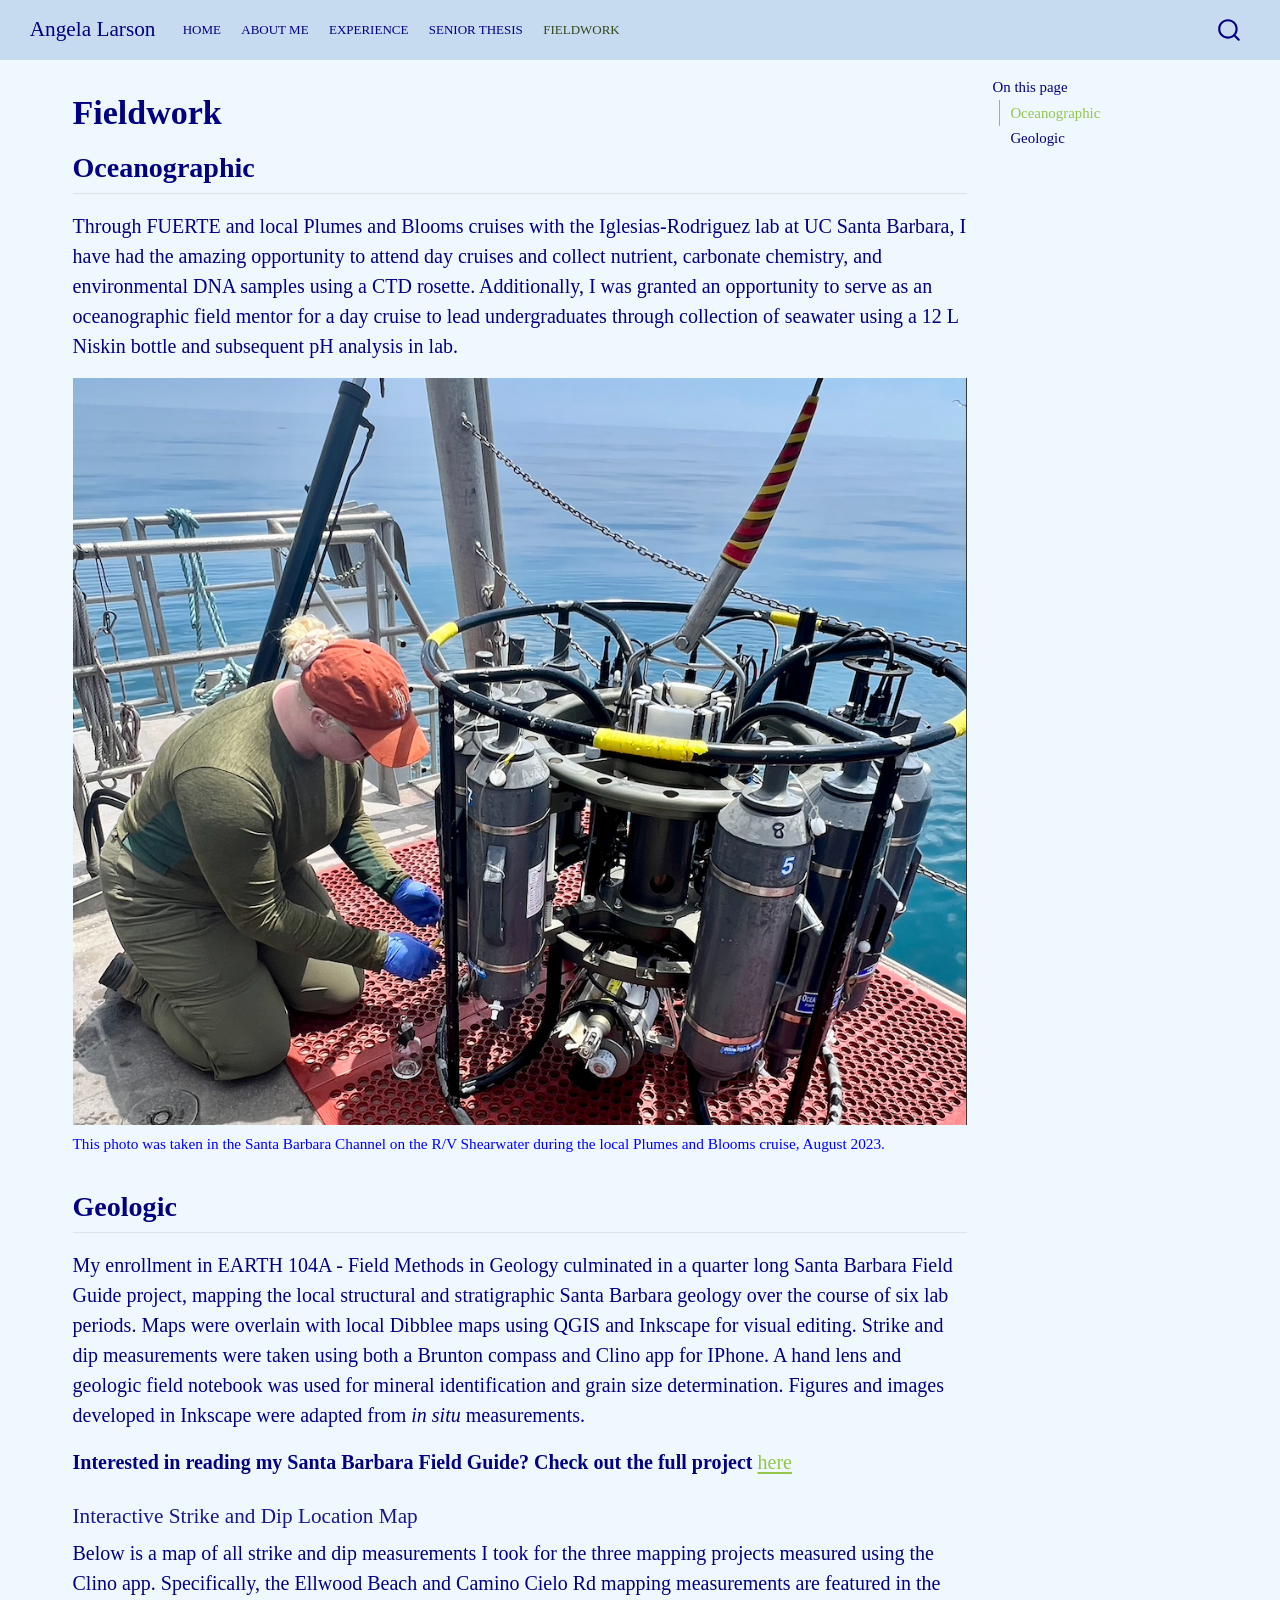
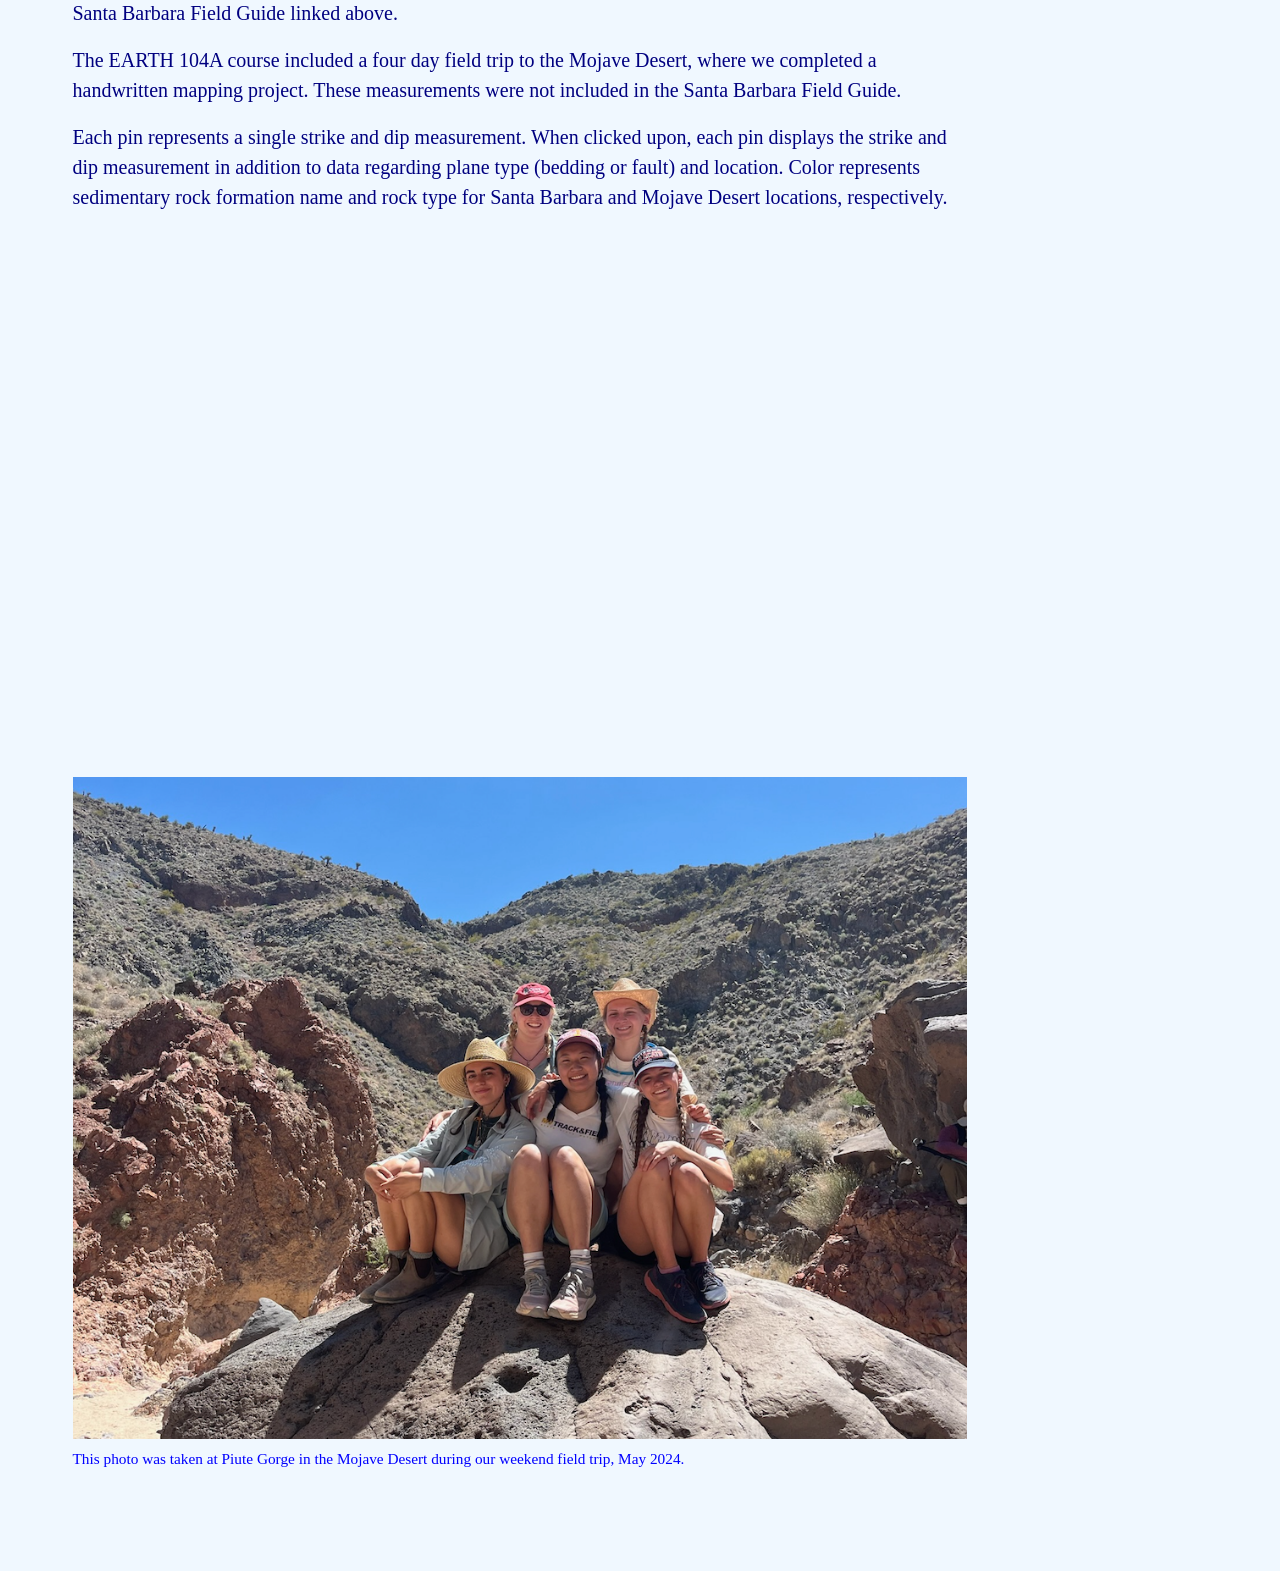
<file: docs/Rugby.html>
<!DOCTYPE html>
<html xmlns="http://www.w3.org/1999/xhtml" lang="en" xml:lang="en"><head>

<meta charset="utf-8">
<meta name="generator" content="quarto-1.6.42">

<meta name="viewport" content="width=device-width, initial-scale=1.0, user-scalable=yes">


<title>Fieldwork – Angela Larson</title>
<style>
code{white-space: pre-wrap;}
span.smallcaps{font-variant: small-caps;}
div.columns{display: flex; gap: min(4vw, 1.5em);}
div.column{flex: auto; overflow-x: auto;}
div.hanging-indent{margin-left: 1.5em; text-indent: -1.5em;}
ul.task-list{list-style: none;}
ul.task-list li input[type="checkbox"] {
  width: 0.8em;
  margin: 0 0.8em 0.2em -1em; /* quarto-specific, see https://github.com/quarto-dev/quarto-cli/issues/4556 */ 
  vertical-align: middle;
}
</style>


<script src="site_libs/quarto-nav/quarto-nav.js"></script>
<script src="site_libs/quarto-nav/headroom.min.js"></script>
<script src="site_libs/clipboard/clipboard.min.js"></script>
<script src="site_libs/quarto-search/autocomplete.umd.js"></script>
<script src="site_libs/quarto-search/fuse.min.js"></script>
<script src="site_libs/quarto-search/quarto-search.js"></script>
<meta name="quarto:offset" content="./">
<script src="site_libs/quarto-html/quarto.js"></script>
<script src="site_libs/quarto-html/popper.min.js"></script>
<script src="site_libs/quarto-html/tippy.umd.min.js"></script>
<script src="site_libs/quarto-html/anchor.min.js"></script>
<link href="site_libs/quarto-html/tippy.css" rel="stylesheet">
<link href="site_libs/quarto-html/quarto-syntax-highlighting-2f5df379a58b258e96c21c0638c20c03.css" rel="stylesheet" id="quarto-text-highlighting-styles">
<script src="site_libs/bootstrap/bootstrap.min.js"></script>
<link href="site_libs/bootstrap/bootstrap-icons.css" rel="stylesheet">
<link href="site_libs/bootstrap/bootstrap-168d595d7cd47c99a2ab43d57f5fcf86.min.css" rel="stylesheet" append-hash="true" id="quarto-bootstrap" data-mode="light">
<script id="quarto-search-options" type="application/json">{
  "location": "navbar",
  "copy-button": false,
  "collapse-after": 3,
  "panel-placement": "end",
  "type": "overlay",
  "limit": 50,
  "keyboard-shortcut": [
    "f",
    "/",
    "s"
  ],
  "show-item-context": false,
  "language": {
    "search-no-results-text": "No results",
    "search-matching-documents-text": "matching documents",
    "search-copy-link-title": "Copy link to search",
    "search-hide-matches-text": "Hide additional matches",
    "search-more-match-text": "more match in this document",
    "search-more-matches-text": "more matches in this document",
    "search-clear-button-title": "Clear",
    "search-text-placeholder": "",
    "search-detached-cancel-button-title": "Cancel",
    "search-submit-button-title": "Submit",
    "search-label": "Search"
  }
}</script>


</head>

<body class="nav-fixed">

<div id="quarto-search-results"></div>
  <header id="quarto-header" class="headroom fixed-top">
    <nav class="navbar navbar-expand-lg " data-bs-theme="dark">
      <div class="navbar-container container-fluid">
      <div class="navbar-brand-container mx-auto">
    <a class="navbar-brand" href="./index.html">
    <span class="navbar-title">Angela Larson</span>
    </a>
  </div>
            <div id="quarto-search" class="" title="Search"></div>
          <button class="navbar-toggler" type="button" data-bs-toggle="collapse" data-bs-target="#navbarCollapse" aria-controls="navbarCollapse" role="menu" aria-expanded="false" aria-label="Toggle navigation" onclick="if (window.quartoToggleHeadroom) { window.quartoToggleHeadroom(); }">
  <span class="navbar-toggler-icon"></span>
</button>
          <div class="collapse navbar-collapse" id="navbarCollapse">
            <ul class="navbar-nav navbar-nav-scroll me-auto">
  <li class="nav-item">
    <a class="nav-link" href="./index.html"> 
<span class="menu-text">Home</span></a>
  </li>  
  <li class="nav-item">
    <a class="nav-link" href="./about.html"> 
<span class="menu-text">About Me</span></a>
  </li>  
  <li class="nav-item">
    <a class="nav-link" href="./csv.html"> 
<span class="menu-text">Experience</span></a>
  </li>  
  <li class="nav-item">
    <a class="nav-link" href="./Projects.html"> 
<span class="menu-text">Senior Thesis</span></a>
  </li>  
  <li class="nav-item">
    <a class="nav-link active" href="./Rugby.html" aria-current="page"> 
<span class="menu-text">Fieldwork</span></a>
  </li>  
</ul>
          </div> <!-- /navcollapse -->
            <div class="quarto-navbar-tools">
</div>
      </div> <!-- /container-fluid -->
    </nav>
</header>
<!-- content -->
<div id="quarto-content" class="quarto-container page-columns page-rows-contents page-layout-full page-navbar">
<!-- sidebar -->
<!-- margin-sidebar -->
    <div id="quarto-margin-sidebar" class="sidebar margin-sidebar">
        <nav id="TOC" role="doc-toc" class="toc-active">
    <h2 id="toc-title">On this page</h2>
   
  <ul>
  <li><a href="#oceanographic" id="toc-oceanographic" class="nav-link active" data-scroll-target="#oceanographic">Oceanographic</a></li>
  <li><a href="#geologic" id="toc-geologic" class="nav-link" data-scroll-target="#geologic">Geologic</a></li>
  </ul>
</nav>
    </div>
<!-- main -->
<main class="content column-page-left" id="quarto-document-content">

<header id="title-block-header" class="quarto-title-block default">
<div class="quarto-title">
<h1 class="title">Fieldwork</h1>
</div>



<div class="quarto-title-meta column-page-left">

    
  
    
  </div>
  


</header>


<section id="oceanographic" class="level2">
<h2 class="anchored" data-anchor-id="oceanographic">Oceanographic</h2>
<p>Through FUERTE and local Plumes and Blooms cruises with the Iglesias-Rodriguez lab at UC Santa Barbara, I have had the amazing opportunity to attend day cruises and collect nutrient, carbonate chemistry, and environmental DNA samples using a CTD rosette. Additionally, I was granted an opportunity to serve as an oceanographic field mentor for a day cruise to lead undergraduates through collection of seawater using a 12 L Niskin bottle and subsequent pH analysis in lab.</p>
<div class="quarto-figure quarto-figure-center">
<figure class="figure">
<p><img src="images/boat.png" class="img-fluid figure-img"></p>
<figcaption>This photo was taken in the Santa Barbara Channel on the R/V Shearwater during the local Plumes and Blooms cruise, August 2023.</figcaption>
</figure>
</div>
</section>
<section id="geologic" class="level2">
<h2 class="anchored" data-anchor-id="geologic">Geologic</h2>
<p>My enrollment in EARTH 104A - Field Methods in Geology culminated in a quarter long Santa Barbara Field Guide project, mapping the local structural and stratigraphic Santa Barbara geology over the course of six lab periods. Maps were overlain with local Dibblee maps using QGIS and Inkscape for visual editing. Strike and dip measurements were taken using both a Brunton compass and Clino app for IPhone. A hand lens and geologic field notebook was used for mineral identification and grain size determination. Figures and images developed in Inkscape were adapted from <em>in situ</em> measurements.</p>
<p><strong>Interested in reading my Santa Barbara Field Guide? Check out the full project <a href="images/104a_guide.pdf">here</a></strong></p>
<section id="interactive-strike-and-dip-location-map" class="level4">
<h4 class="anchored" data-anchor-id="interactive-strike-and-dip-location-map">Interactive Strike and Dip Location Map</h4>
<p>Below is a map of all strike and dip measurements I took for the three mapping projects measured using the Clino app. Specifically, the Ellwood Beach and Camino Cielo Rd mapping measurements are featured in the Santa Barbara Field Guide linked above.</p>
<p>The EARTH 104A course included a four day field trip to the Mojave Desert, where we completed a handwritten mapping project. These measurements were not included in the Santa Barbara Field Guide.</p>
<p>Each pin represents a single strike and dip measurement. When clicked upon, each pin displays the strike and dip measurement in addition to data regarding plane type (bedding or fault) and location. Color represents sedimentary rock formation name and rock type for Santa Barbara and Mojave Desert locations, respectively.</p>
<div style="margin-top: 2em; overflow: hidden;">
<p><iframe src="https://www.google.com/maps/d/u/0/embed?mid=1rhnMzM5WsfT2rC441702xA-zuFqWYRM&amp;ehbc=2E312F" width="640" height="480"></iframe></p>
</div>
<div class="quarto-figure quarto-figure-center">
<figure class="figure">
<p><img src="images/mojave.png" class="img-fluid figure-img"></p>
<figcaption>This photo was taken at Piute Gorge in the Mojave Desert during our weekend field trip, May 2024.</figcaption>
</figure>
</div>


</section>
</section>

</main> <!-- /main -->
<script id="quarto-html-after-body" type="application/javascript">
window.document.addEventListener("DOMContentLoaded", function (event) {
  const toggleBodyColorMode = (bsSheetEl) => {
    const mode = bsSheetEl.getAttribute("data-mode");
    const bodyEl = window.document.querySelector("body");
    if (mode === "dark") {
      bodyEl.classList.add("quarto-dark");
      bodyEl.classList.remove("quarto-light");
    } else {
      bodyEl.classList.add("quarto-light");
      bodyEl.classList.remove("quarto-dark");
    }
  }
  const toggleBodyColorPrimary = () => {
    const bsSheetEl = window.document.querySelector("link#quarto-bootstrap");
    if (bsSheetEl) {
      toggleBodyColorMode(bsSheetEl);
    }
  }
  toggleBodyColorPrimary();  
  const icon = "";
  const anchorJS = new window.AnchorJS();
  anchorJS.options = {
    placement: 'right',
    icon: icon
  };
  anchorJS.add('.anchored');
  const isCodeAnnotation = (el) => {
    for (const clz of el.classList) {
      if (clz.startsWith('code-annotation-')) {                     
        return true;
      }
    }
    return false;
  }
  const onCopySuccess = function(e) {
    // button target
    const button = e.trigger;
    // don't keep focus
    button.blur();
    // flash "checked"
    button.classList.add('code-copy-button-checked');
    var currentTitle = button.getAttribute("title");
    button.setAttribute("title", "Copied!");
    let tooltip;
    if (window.bootstrap) {
      button.setAttribute("data-bs-toggle", "tooltip");
      button.setAttribute("data-bs-placement", "left");
      button.setAttribute("data-bs-title", "Copied!");
      tooltip = new bootstrap.Tooltip(button, 
        { trigger: "manual", 
          customClass: "code-copy-button-tooltip",
          offset: [0, -8]});
      tooltip.show();    
    }
    setTimeout(function() {
      if (tooltip) {
        tooltip.hide();
        button.removeAttribute("data-bs-title");
        button.removeAttribute("data-bs-toggle");
        button.removeAttribute("data-bs-placement");
      }
      button.setAttribute("title", currentTitle);
      button.classList.remove('code-copy-button-checked');
    }, 1000);
    // clear code selection
    e.clearSelection();
  }
  const getTextToCopy = function(trigger) {
      const codeEl = trigger.previousElementSibling.cloneNode(true);
      for (const childEl of codeEl.children) {
        if (isCodeAnnotation(childEl)) {
          childEl.remove();
        }
      }
      return codeEl.innerText;
  }
  const clipboard = new window.ClipboardJS('.code-copy-button:not([data-in-quarto-modal])', {
    text: getTextToCopy
  });
  clipboard.on('success', onCopySuccess);
  if (window.document.getElementById('quarto-embedded-source-code-modal')) {
    const clipboardModal = new window.ClipboardJS('.code-copy-button[data-in-quarto-modal]', {
      text: getTextToCopy,
      container: window.document.getElementById('quarto-embedded-source-code-modal')
    });
    clipboardModal.on('success', onCopySuccess);
  }
    var localhostRegex = new RegExp(/^(?:http|https):\/\/localhost\:?[0-9]*\//);
    var mailtoRegex = new RegExp(/^mailto:/);
      var filterRegex = new RegExp('/' + window.location.host + '/');
    var isInternal = (href) => {
        return filterRegex.test(href) || localhostRegex.test(href) || mailtoRegex.test(href);
    }
    // Inspect non-navigation links and adorn them if external
 	var links = window.document.querySelectorAll('a[href]:not(.nav-link):not(.navbar-brand):not(.toc-action):not(.sidebar-link):not(.sidebar-item-toggle):not(.pagination-link):not(.no-external):not([aria-hidden]):not(.dropdown-item):not(.quarto-navigation-tool):not(.about-link)');
    for (var i=0; i<links.length; i++) {
      const link = links[i];
      if (!isInternal(link.href)) {
        // undo the damage that might have been done by quarto-nav.js in the case of
        // links that we want to consider external
        if (link.dataset.originalHref !== undefined) {
          link.href = link.dataset.originalHref;
        }
      }
    }
  function tippyHover(el, contentFn, onTriggerFn, onUntriggerFn) {
    const config = {
      allowHTML: true,
      maxWidth: 500,
      delay: 100,
      arrow: false,
      appendTo: function(el) {
          return el.parentElement;
      },
      interactive: true,
      interactiveBorder: 10,
      theme: 'quarto',
      placement: 'bottom-start',
    };
    if (contentFn) {
      config.content = contentFn;
    }
    if (onTriggerFn) {
      config.onTrigger = onTriggerFn;
    }
    if (onUntriggerFn) {
      config.onUntrigger = onUntriggerFn;
    }
    window.tippy(el, config); 
  }
  const noterefs = window.document.querySelectorAll('a[role="doc-noteref"]');
  for (var i=0; i<noterefs.length; i++) {
    const ref = noterefs[i];
    tippyHover(ref, function() {
      // use id or data attribute instead here
      let href = ref.getAttribute('data-footnote-href') || ref.getAttribute('href');
      try { href = new URL(href).hash; } catch {}
      const id = href.replace(/^#\/?/, "");
      const note = window.document.getElementById(id);
      if (note) {
        return note.innerHTML;
      } else {
        return "";
      }
    });
  }
  const xrefs = window.document.querySelectorAll('a.quarto-xref');
  const processXRef = (id, note) => {
    // Strip column container classes
    const stripColumnClz = (el) => {
      el.classList.remove("page-full", "page-columns");
      if (el.children) {
        for (const child of el.children) {
          stripColumnClz(child);
        }
      }
    }
    stripColumnClz(note)
    if (id === null || id.startsWith('sec-')) {
      // Special case sections, only their first couple elements
      const container = document.createElement("div");
      if (note.children && note.children.length > 2) {
        container.appendChild(note.children[0].cloneNode(true));
        for (let i = 1; i < note.children.length; i++) {
          const child = note.children[i];
          if (child.tagName === "P" && child.innerText === "") {
            continue;
          } else {
            container.appendChild(child.cloneNode(true));
            break;
          }
        }
        if (window.Quarto?.typesetMath) {
          window.Quarto.typesetMath(container);
        }
        return container.innerHTML
      } else {
        if (window.Quarto?.typesetMath) {
          window.Quarto.typesetMath(note);
        }
        return note.innerHTML;
      }
    } else {
      // Remove any anchor links if they are present
      const anchorLink = note.querySelector('a.anchorjs-link');
      if (anchorLink) {
        anchorLink.remove();
      }
      if (window.Quarto?.typesetMath) {
        window.Quarto.typesetMath(note);
      }
      if (note.classList.contains("callout")) {
        return note.outerHTML;
      } else {
        return note.innerHTML;
      }
    }
  }
  for (var i=0; i<xrefs.length; i++) {
    const xref = xrefs[i];
    tippyHover(xref, undefined, function(instance) {
      instance.disable();
      let url = xref.getAttribute('href');
      let hash = undefined; 
      if (url.startsWith('#')) {
        hash = url;
      } else {
        try { hash = new URL(url).hash; } catch {}
      }
      if (hash) {
        const id = hash.replace(/^#\/?/, "");
        const note = window.document.getElementById(id);
        if (note !== null) {
          try {
            const html = processXRef(id, note.cloneNode(true));
            instance.setContent(html);
          } finally {
            instance.enable();
            instance.show();
          }
        } else {
          // See if we can fetch this
          fetch(url.split('#')[0])
          .then(res => res.text())
          .then(html => {
            const parser = new DOMParser();
            const htmlDoc = parser.parseFromString(html, "text/html");
            const note = htmlDoc.getElementById(id);
            if (note !== null) {
              const html = processXRef(id, note);
              instance.setContent(html);
            } 
          }).finally(() => {
            instance.enable();
            instance.show();
          });
        }
      } else {
        // See if we can fetch a full url (with no hash to target)
        // This is a special case and we should probably do some content thinning / targeting
        fetch(url)
        .then(res => res.text())
        .then(html => {
          const parser = new DOMParser();
          const htmlDoc = parser.parseFromString(html, "text/html");
          const note = htmlDoc.querySelector('main.content');
          if (note !== null) {
            // This should only happen for chapter cross references
            // (since there is no id in the URL)
            // remove the first header
            if (note.children.length > 0 && note.children[0].tagName === "HEADER") {
              note.children[0].remove();
            }
            const html = processXRef(null, note);
            instance.setContent(html);
          } 
        }).finally(() => {
          instance.enable();
          instance.show();
        });
      }
    }, function(instance) {
    });
  }
      let selectedAnnoteEl;
      const selectorForAnnotation = ( cell, annotation) => {
        let cellAttr = 'data-code-cell="' + cell + '"';
        let lineAttr = 'data-code-annotation="' +  annotation + '"';
        const selector = 'span[' + cellAttr + '][' + lineAttr + ']';
        return selector;
      }
      const selectCodeLines = (annoteEl) => {
        const doc = window.document;
        const targetCell = annoteEl.getAttribute("data-target-cell");
        const targetAnnotation = annoteEl.getAttribute("data-target-annotation");
        const annoteSpan = window.document.querySelector(selectorForAnnotation(targetCell, targetAnnotation));
        const lines = annoteSpan.getAttribute("data-code-lines").split(",");
        const lineIds = lines.map((line) => {
          return targetCell + "-" + line;
        })
        let top = null;
        let height = null;
        let parent = null;
        if (lineIds.length > 0) {
            //compute the position of the single el (top and bottom and make a div)
            const el = window.document.getElementById(lineIds[0]);
            top = el.offsetTop;
            height = el.offsetHeight;
            parent = el.parentElement.parentElement;
          if (lineIds.length > 1) {
            const lastEl = window.document.getElementById(lineIds[lineIds.length - 1]);
            const bottom = lastEl.offsetTop + lastEl.offsetHeight;
            height = bottom - top;
          }
          if (top !== null && height !== null && parent !== null) {
            // cook up a div (if necessary) and position it 
            let div = window.document.getElementById("code-annotation-line-highlight");
            if (div === null) {
              div = window.document.createElement("div");
              div.setAttribute("id", "code-annotation-line-highlight");
              div.style.position = 'absolute';
              parent.appendChild(div);
            }
            div.style.top = top - 2 + "px";
            div.style.height = height + 4 + "px";
            div.style.left = 0;
            let gutterDiv = window.document.getElementById("code-annotation-line-highlight-gutter");
            if (gutterDiv === null) {
              gutterDiv = window.document.createElement("div");
              gutterDiv.setAttribute("id", "code-annotation-line-highlight-gutter");
              gutterDiv.style.position = 'absolute';
              const codeCell = window.document.getElementById(targetCell);
              const gutter = codeCell.querySelector('.code-annotation-gutter');
              gutter.appendChild(gutterDiv);
            }
            gutterDiv.style.top = top - 2 + "px";
            gutterDiv.style.height = height + 4 + "px";
          }
          selectedAnnoteEl = annoteEl;
        }
      };
      const unselectCodeLines = () => {
        const elementsIds = ["code-annotation-line-highlight", "code-annotation-line-highlight-gutter"];
        elementsIds.forEach((elId) => {
          const div = window.document.getElementById(elId);
          if (div) {
            div.remove();
          }
        });
        selectedAnnoteEl = undefined;
      };
        // Handle positioning of the toggle
    window.addEventListener(
      "resize",
      throttle(() => {
        elRect = undefined;
        if (selectedAnnoteEl) {
          selectCodeLines(selectedAnnoteEl);
        }
      }, 10)
    );
    function throttle(fn, ms) {
    let throttle = false;
    let timer;
      return (...args) => {
        if(!throttle) { // first call gets through
            fn.apply(this, args);
            throttle = true;
        } else { // all the others get throttled
            if(timer) clearTimeout(timer); // cancel #2
            timer = setTimeout(() => {
              fn.apply(this, args);
              timer = throttle = false;
            }, ms);
        }
      };
    }
      // Attach click handler to the DT
      const annoteDls = window.document.querySelectorAll('dt[data-target-cell]');
      for (const annoteDlNode of annoteDls) {
        annoteDlNode.addEventListener('click', (event) => {
          const clickedEl = event.target;
          if (clickedEl !== selectedAnnoteEl) {
            unselectCodeLines();
            const activeEl = window.document.querySelector('dt[data-target-cell].code-annotation-active');
            if (activeEl) {
              activeEl.classList.remove('code-annotation-active');
            }
            selectCodeLines(clickedEl);
            clickedEl.classList.add('code-annotation-active');
          } else {
            // Unselect the line
            unselectCodeLines();
            clickedEl.classList.remove('code-annotation-active');
          }
        });
      }
  const findCites = (el) => {
    const parentEl = el.parentElement;
    if (parentEl) {
      const cites = parentEl.dataset.cites;
      if (cites) {
        return {
          el,
          cites: cites.split(' ')
        };
      } else {
        return findCites(el.parentElement)
      }
    } else {
      return undefined;
    }
  };
  var bibliorefs = window.document.querySelectorAll('a[role="doc-biblioref"]');
  for (var i=0; i<bibliorefs.length; i++) {
    const ref = bibliorefs[i];
    const citeInfo = findCites(ref);
    if (citeInfo) {
      tippyHover(citeInfo.el, function() {
        var popup = window.document.createElement('div');
        citeInfo.cites.forEach(function(cite) {
          var citeDiv = window.document.createElement('div');
          citeDiv.classList.add('hanging-indent');
          citeDiv.classList.add('csl-entry');
          var biblioDiv = window.document.getElementById('ref-' + cite);
          if (biblioDiv) {
            citeDiv.innerHTML = biblioDiv.innerHTML;
          }
          popup.appendChild(citeDiv);
        });
        return popup.innerHTML;
      });
    }
  }
});
</script>
</div> <!-- /content -->




</body></html>
</file>
<file: _site/site_libs/quarto-html/tippy.css>
.tippy-box[data-animation=fade][data-state=hidden]{opacity:0}[data-tippy-root]{max-width:calc(100vw - 10px)}.tippy-box{position:relative;background-color:#333;color:#fff;border-radius:4px;font-size:14px;line-height:1.4;white-space:normal;outline:0;transition-property:transform,visibility,opacity}.tippy-box[data-placement^=top]>.tippy-arrow{bottom:0}.tippy-box[data-placement^=top]>.tippy-arrow:before{bottom:-7px;left:0;border-width:8px 8px 0;border-top-color:initial;transform-origin:center top}.tippy-box[data-placement^=bottom]>.tippy-arrow{top:0}.tippy-box[data-placement^=bottom]>.tippy-arrow:before{top:-7px;left:0;border-width:0 8px 8px;border-bottom-color:initial;transform-origin:center bottom}.tippy-box[data-placement^=left]>.tippy-arrow{right:0}.tippy-box[data-placement^=left]>.tippy-arrow:before{border-width:8px 0 8px 8px;border-left-color:initial;right:-7px;transform-origin:center left}.tippy-box[data-placement^=right]>.tippy-arrow{left:0}.tippy-box[data-placement^=right]>.tippy-arrow:before{left:-7px;border-width:8px 8px 8px 0;border-right-color:initial;transform-origin:center right}.tippy-box[data-inertia][data-state=visible]{transition-timing-function:cubic-bezier(.54,1.5,.38,1.11)}.tippy-arrow{width:16px;height:16px;color:#333}.tippy-arrow:before{content:"";position:absolute;border-color:transparent;border-style:solid}.tippy-content{position:relative;padding:5px 9px;z-index:1}
</file>
<file: _site/site_libs/quarto-html/quarto-syntax-highlighting-2f5df379a58b258e96c21c0638c20c03.css>
/* quarto syntax highlight colors */
:root {
  --quarto-hl-ot-color: #003B4F;
  --quarto-hl-at-color: #657422;
  --quarto-hl-ss-color: #20794D;
  --quarto-hl-an-color: #5E5E5E;
  --quarto-hl-fu-color: #4758AB;
  --quarto-hl-st-color: #20794D;
  --quarto-hl-cf-color: #003B4F;
  --quarto-hl-op-color: #5E5E5E;
  --quarto-hl-er-color: #AD0000;
  --quarto-hl-bn-color: #AD0000;
  --quarto-hl-al-color: #AD0000;
  --quarto-hl-va-color: #111111;
  --quarto-hl-bu-color: inherit;
  --quarto-hl-ex-color: inherit;
  --quarto-hl-pp-color: #AD0000;
  --quarto-hl-in-color: #5E5E5E;
  --quarto-hl-vs-color: #20794D;
  --quarto-hl-wa-color: #5E5E5E;
  --quarto-hl-do-color: #5E5E5E;
  --quarto-hl-im-color: #00769E;
  --quarto-hl-ch-color: #20794D;
  --quarto-hl-dt-color: #AD0000;
  --quarto-hl-fl-color: #AD0000;
  --quarto-hl-co-color: #5E5E5E;
  --quarto-hl-cv-color: #5E5E5E;
  --quarto-hl-cn-color: #8f5902;
  --quarto-hl-sc-color: #5E5E5E;
  --quarto-hl-dv-color: #AD0000;
  --quarto-hl-kw-color: #003B4F;
}

/* other quarto variables */
:root {
  --quarto-font-monospace: SFMono-Regular, Menlo, Monaco, Consolas, "Liberation Mono", "Courier New", monospace;
}

pre > code.sourceCode > span {
  color: #003B4F;
}

code span {
  color: #003B4F;
}

code.sourceCode > span {
  color: #003B4F;
}

div.sourceCode,
div.sourceCode pre.sourceCode {
  color: #003B4F;
}

code span.ot {
  color: #003B4F;
  font-style: inherit;
}

code span.at {
  color: #657422;
  font-style: inherit;
}

code span.ss {
  color: #20794D;
  font-style: inherit;
}

code span.an {
  color: #5E5E5E;
  font-style: inherit;
}

code span.fu {
  color: #4758AB;
  font-style: inherit;
}

code span.st {
  color: #20794D;
  font-style: inherit;
}

code span.cf {
  color: #003B4F;
  font-weight: bold;
  font-style: inherit;
}

code span.op {
  color: #5E5E5E;
  font-style: inherit;
}

code span.er {
  color: #AD0000;
  font-style: inherit;
}

code span.bn {
  color: #AD0000;
  font-style: inherit;
}

code span.al {
  color: #AD0000;
  font-style: inherit;
}

code span.va {
  color: #111111;
  font-style: inherit;
}

code span.bu {
  font-style: inherit;
}

code span.ex {
  font-style: inherit;
}

code span.pp {
  color: #AD0000;
  font-style: inherit;
}

code span.in {
  color: #5E5E5E;
  font-style: inherit;
}

code span.vs {
  color: #20794D;
  font-style: inherit;
}

code span.wa {
  color: #5E5E5E;
  font-style: italic;
}

code span.do {
  color: #5E5E5E;
  font-style: italic;
}

code span.im {
  color: #00769E;
  font-style: inherit;
}

code span.ch {
  color: #20794D;
  font-style: inherit;
}

code span.dt {
  color: #AD0000;
  font-style: inherit;
}

code span.fl {
  color: #AD0000;
  font-style: inherit;
}

code span.co {
  color: #5E5E5E;
  font-style: inherit;
}

code span.cv {
  color: #5E5E5E;
  font-style: italic;
}

code span.cn {
  color: #8f5902;
  font-style: inherit;
}

code span.sc {
  color: #5E5E5E;
  font-style: inherit;
}

code span.dv {
  color: #AD0000;
  font-style: inherit;
}

code span.kw {
  color: #003B4F;
  font-weight: bold;
  font-style: inherit;
}

.prevent-inlining {
  content: "</";
}

/*# sourceMappingURL=35eb38a806ee71ea6d2563be2308c832.css.map */
</file>
<file: _site/styles.css>
/* css styles */
</file>
<file: docs/site_libs/quarto-html/tippy.css>
.tippy-box[data-animation=fade][data-state=hidden]{opacity:0}[data-tippy-root]{max-width:calc(100vw - 10px)}.tippy-box{position:relative;background-color:#333;color:#fff;border-radius:4px;font-size:14px;line-height:1.4;white-space:normal;outline:0;transition-property:transform,visibility,opacity}.tippy-box[data-placement^=top]>.tippy-arrow{bottom:0}.tippy-box[data-placement^=top]>.tippy-arrow:before{bottom:-7px;left:0;border-width:8px 8px 0;border-top-color:initial;transform-origin:center top}.tippy-box[data-placement^=bottom]>.tippy-arrow{top:0}.tippy-box[data-placement^=bottom]>.tippy-arrow:before{top:-7px;left:0;border-width:0 8px 8px;border-bottom-color:initial;transform-origin:center bottom}.tippy-box[data-placement^=left]>.tippy-arrow{right:0}.tippy-box[data-placement^=left]>.tippy-arrow:before{border-width:8px 0 8px 8px;border-left-color:initial;right:-7px;transform-origin:center left}.tippy-box[data-placement^=right]>.tippy-arrow{left:0}.tippy-box[data-placement^=right]>.tippy-arrow:before{left:-7px;border-width:8px 8px 8px 0;border-right-color:initial;transform-origin:center right}.tippy-box[data-inertia][data-state=visible]{transition-timing-function:cubic-bezier(.54,1.5,.38,1.11)}.tippy-arrow{width:16px;height:16px;color:#333}.tippy-arrow:before{content:"";position:absolute;border-color:transparent;border-style:solid}.tippy-content{position:relative;padding:5px 9px;z-index:1}
</file>
<file: docs/site_libs/quarto-html/quarto-syntax-highlighting-2f5df379a58b258e96c21c0638c20c03.css>
/* quarto syntax highlight colors */
:root {
  --quarto-hl-ot-color: #003B4F;
  --quarto-hl-at-color: #657422;
  --quarto-hl-ss-color: #20794D;
  --quarto-hl-an-color: #5E5E5E;
  --quarto-hl-fu-color: #4758AB;
  --quarto-hl-st-color: #20794D;
  --quarto-hl-cf-color: #003B4F;
  --quarto-hl-op-color: #5E5E5E;
  --quarto-hl-er-color: #AD0000;
  --quarto-hl-bn-color: #AD0000;
  --quarto-hl-al-color: #AD0000;
  --quarto-hl-va-color: #111111;
  --quarto-hl-bu-color: inherit;
  --quarto-hl-ex-color: inherit;
  --quarto-hl-pp-color: #AD0000;
  --quarto-hl-in-color: #5E5E5E;
  --quarto-hl-vs-color: #20794D;
  --quarto-hl-wa-color: #5E5E5E;
  --quarto-hl-do-color: #5E5E5E;
  --quarto-hl-im-color: #00769E;
  --quarto-hl-ch-color: #20794D;
  --quarto-hl-dt-color: #AD0000;
  --quarto-hl-fl-color: #AD0000;
  --quarto-hl-co-color: #5E5E5E;
  --quarto-hl-cv-color: #5E5E5E;
  --quarto-hl-cn-color: #8f5902;
  --quarto-hl-sc-color: #5E5E5E;
  --quarto-hl-dv-color: #AD0000;
  --quarto-hl-kw-color: #003B4F;
}

/* other quarto variables */
:root {
  --quarto-font-monospace: SFMono-Regular, Menlo, Monaco, Consolas, "Liberation Mono", "Courier New", monospace;
}

pre > code.sourceCode > span {
  color: #003B4F;
}

code span {
  color: #003B4F;
}

code.sourceCode > span {
  color: #003B4F;
}

div.sourceCode,
div.sourceCode pre.sourceCode {
  color: #003B4F;
}

code span.ot {
  color: #003B4F;
  font-style: inherit;
}

code span.at {
  color: #657422;
  font-style: inherit;
}

code span.ss {
  color: #20794D;
  font-style: inherit;
}

code span.an {
  color: #5E5E5E;
  font-style: inherit;
}

code span.fu {
  color: #4758AB;
  font-style: inherit;
}

code span.st {
  color: #20794D;
  font-style: inherit;
}

code span.cf {
  color: #003B4F;
  font-weight: bold;
  font-style: inherit;
}

code span.op {
  color: #5E5E5E;
  font-style: inherit;
}

code span.er {
  color: #AD0000;
  font-style: inherit;
}

code span.bn {
  color: #AD0000;
  font-style: inherit;
}

code span.al {
  color: #AD0000;
  font-style: inherit;
}

code span.va {
  color: #111111;
  font-style: inherit;
}

code span.bu {
  font-style: inherit;
}

code span.ex {
  font-style: inherit;
}

code span.pp {
  color: #AD0000;
  font-style: inherit;
}

code span.in {
  color: #5E5E5E;
  font-style: inherit;
}

code span.vs {
  color: #20794D;
  font-style: inherit;
}

code span.wa {
  color: #5E5E5E;
  font-style: italic;
}

code span.do {
  color: #5E5E5E;
  font-style: italic;
}

code span.im {
  color: #00769E;
  font-style: inherit;
}

code span.ch {
  color: #20794D;
  font-style: inherit;
}

code span.dt {
  color: #AD0000;
  font-style: inherit;
}

code span.fl {
  color: #AD0000;
  font-style: inherit;
}

code span.co {
  color: #5E5E5E;
  font-style: inherit;
}

code span.cv {
  color: #5E5E5E;
  font-style: italic;
}

code span.cn {
  color: #8f5902;
  font-style: inherit;
}

code span.sc {
  color: #5E5E5E;
  font-style: inherit;
}

code span.dv {
  color: #AD0000;
  font-style: inherit;
}

code span.kw {
  color: #003B4F;
  font-weight: bold;
  font-style: inherit;
}

.prevent-inlining {
  content: "</";
}

/*# sourceMappingURL=35eb38a806ee71ea6d2563be2308c832.css.map */
</file>
